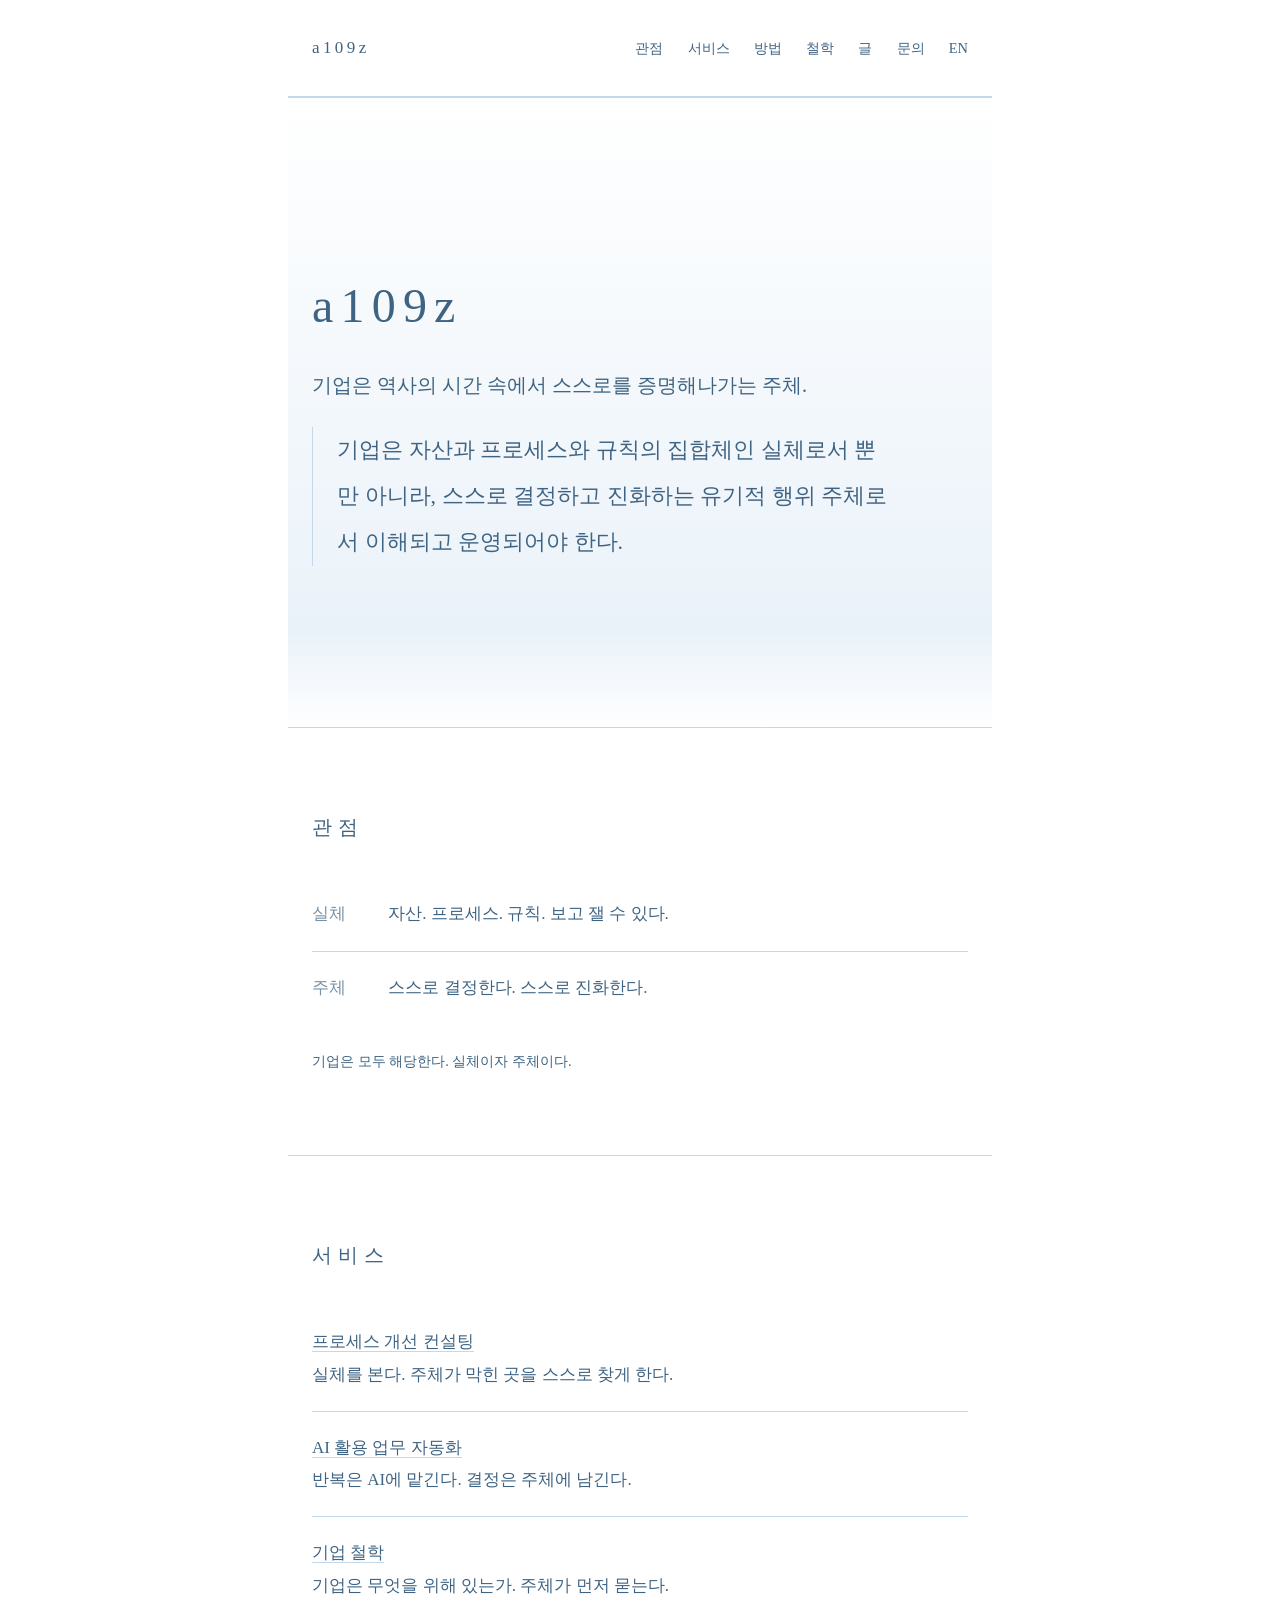
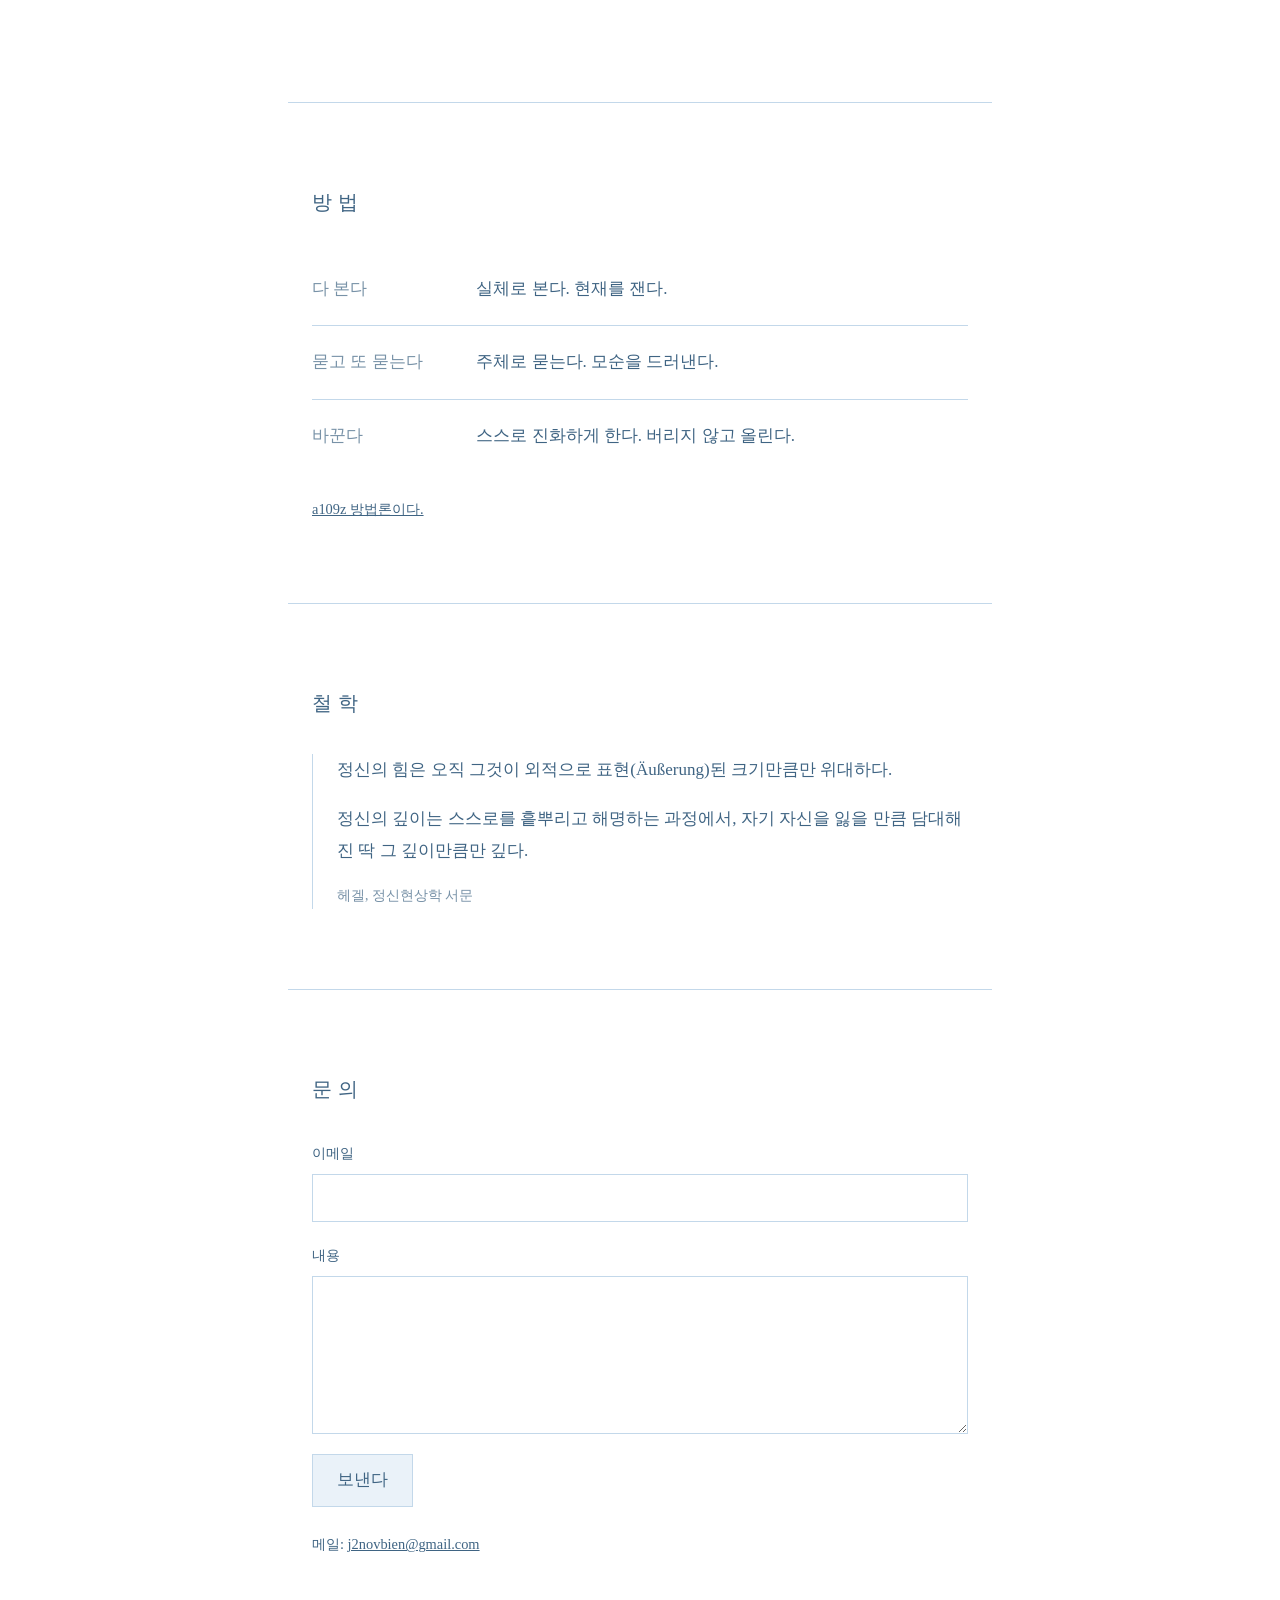
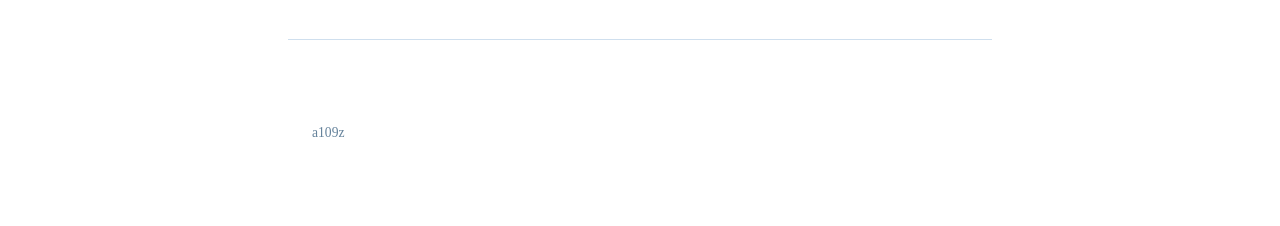
<file: index.html>
<!doctype html>
<html lang="ko">
<head>
  <meta charset="utf-8">
  <meta name="viewport" content="width=device-width, initial-scale=1">
  <title>a109z</title>
  <meta name="description" content="기업은 실체이자, 스스로 결정하고 진화하는 행위 주체다. 프로세스 개선. AI 업무 자동화. 기업 철학.">
  <link rel="stylesheet" href="style.css">
</head>
<body>
  <header>
    <span class="mark">a109z</span>
    <div>
      <nav style="display:inline">
        <a href="#view">관점</a>
        <a href="#service">서비스</a>
        <a href="#method">방법</a>
        <a href="#philosophy">철학</a>
        <a href="essay.html">글</a>
        <a href="#contact">문의</a>
      </nav>
      <span class="lang"><a href="en/">EN</a></span>
    </div>
  </header>

  <section class="hero" id="top">
    <h1>a109z</h1>
    <p class="tagline">기업은 역사의 시간 속에서 스스로를 증명해나가는 주체.</p>
    <p class="premise">기업은 자산과 프로세스와 규칙의 집합체인 실체로서 뿐만 아니라, 스스로 결정하고 진화하는 유기적 행위 주체로서 이해되고 운영되어야 한다.</p>
  </section>

  <section id="view">
    <h2>관점</h2>
    <ul class="list pair">
      <li><span class="tag">실체</span> 자산. 프로세스. 규칙. 보고 잴 수 있다.</li>
      <li><span class="tag">주체</span> 스스로 결정한다. 스스로 진화한다.</li>
    </ul>
    <p class="note">기업은 모두 해당한다. 실체이자 주체이다.</p>
  </section>

  <section id="service">
    <h2>서비스</h2>
    <ul class="list">
      <li><h3><a href="process.html">프로세스 개선 컨설팅</a></h3><p>실체를 본다. 주체가 막힌 곳을 스스로 찾게 한다.</p></li>
      <li><h3><a href="automation.html">AI 활용 업무 자동화</a></h3><p>반복은 AI에 맡긴다. 결정은 주체에 남긴다.</p></li>
      <li><h3><a href="corporate.html">기업 철학</a></h3><p>기업은 무엇을 위해 있는가. 주체가 먼저 묻는다.</p></li>
    </ul>
  </section>

  <section id="method">
    <h2>방법</h2>
    <ul class="list">
      <li><span class="tag">다 본다</span> 실체로 본다. 현재를 잰다.</li>
      <li><span class="tag">묻고 또 묻는다</span> 주체로 묻는다. 모순을 드러낸다.</li>
      <li><span class="tag">바꾼다</span> 스스로 진화하게 한다. 버리지 않고 올린다.</li>
    </ul>
    <p class="note"><a href="method.html">a109z 방법론이다.</a></p>
  </section>

  <section id="philosophy">
    <h2>철학</h2>
    <blockquote>
      <p>정신의 힘은 오직 그것이 외적으로 표현(Äußerung)된 크기만큼만 위대하다.</p>
      <p>정신의 깊이는 스스로를 흩뿌리고 해명하는 과정에서, 자기 자신을 잃을 만큼 담대해진 딱 그 깊이만큼만 깊다.</p>
      <cite>헤겔, 정신현상학 서문</cite>
    </blockquote>
  </section>

  <section id="contact">
    <h2>문의</h2>
    <form action="https://formspree.io/f/maeowblg" method="POST">
      <label>이메일<input type="email" name="email" required></label>
      <label>내용<textarea name="message" rows="5" required></textarea></label>
      <button type="submit">보낸다</button>
    </form>
    <p class="note">메일: <a href="mailto:j2novbien@gmail.com">j2novbien@gmail.com</a></p>
  </section>

  <footer>a109z</footer>
</body>
</html>
</file>
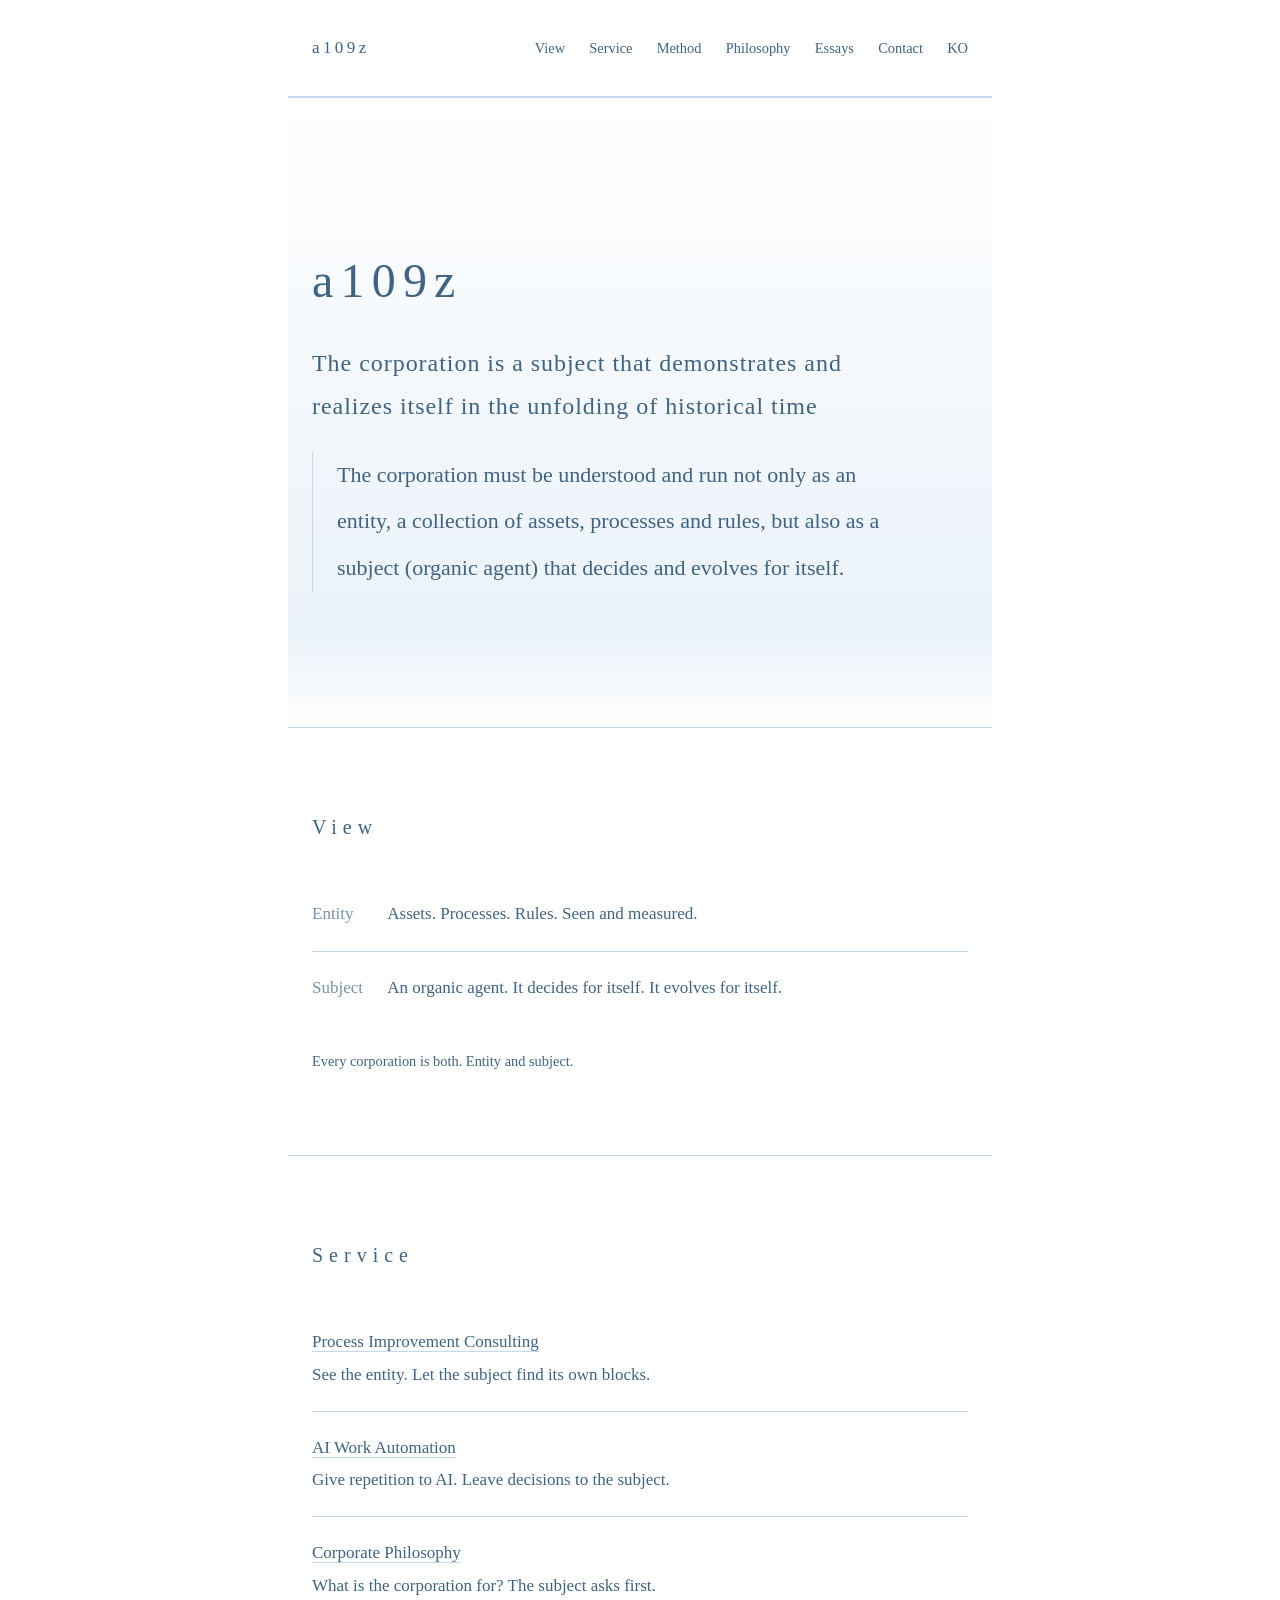
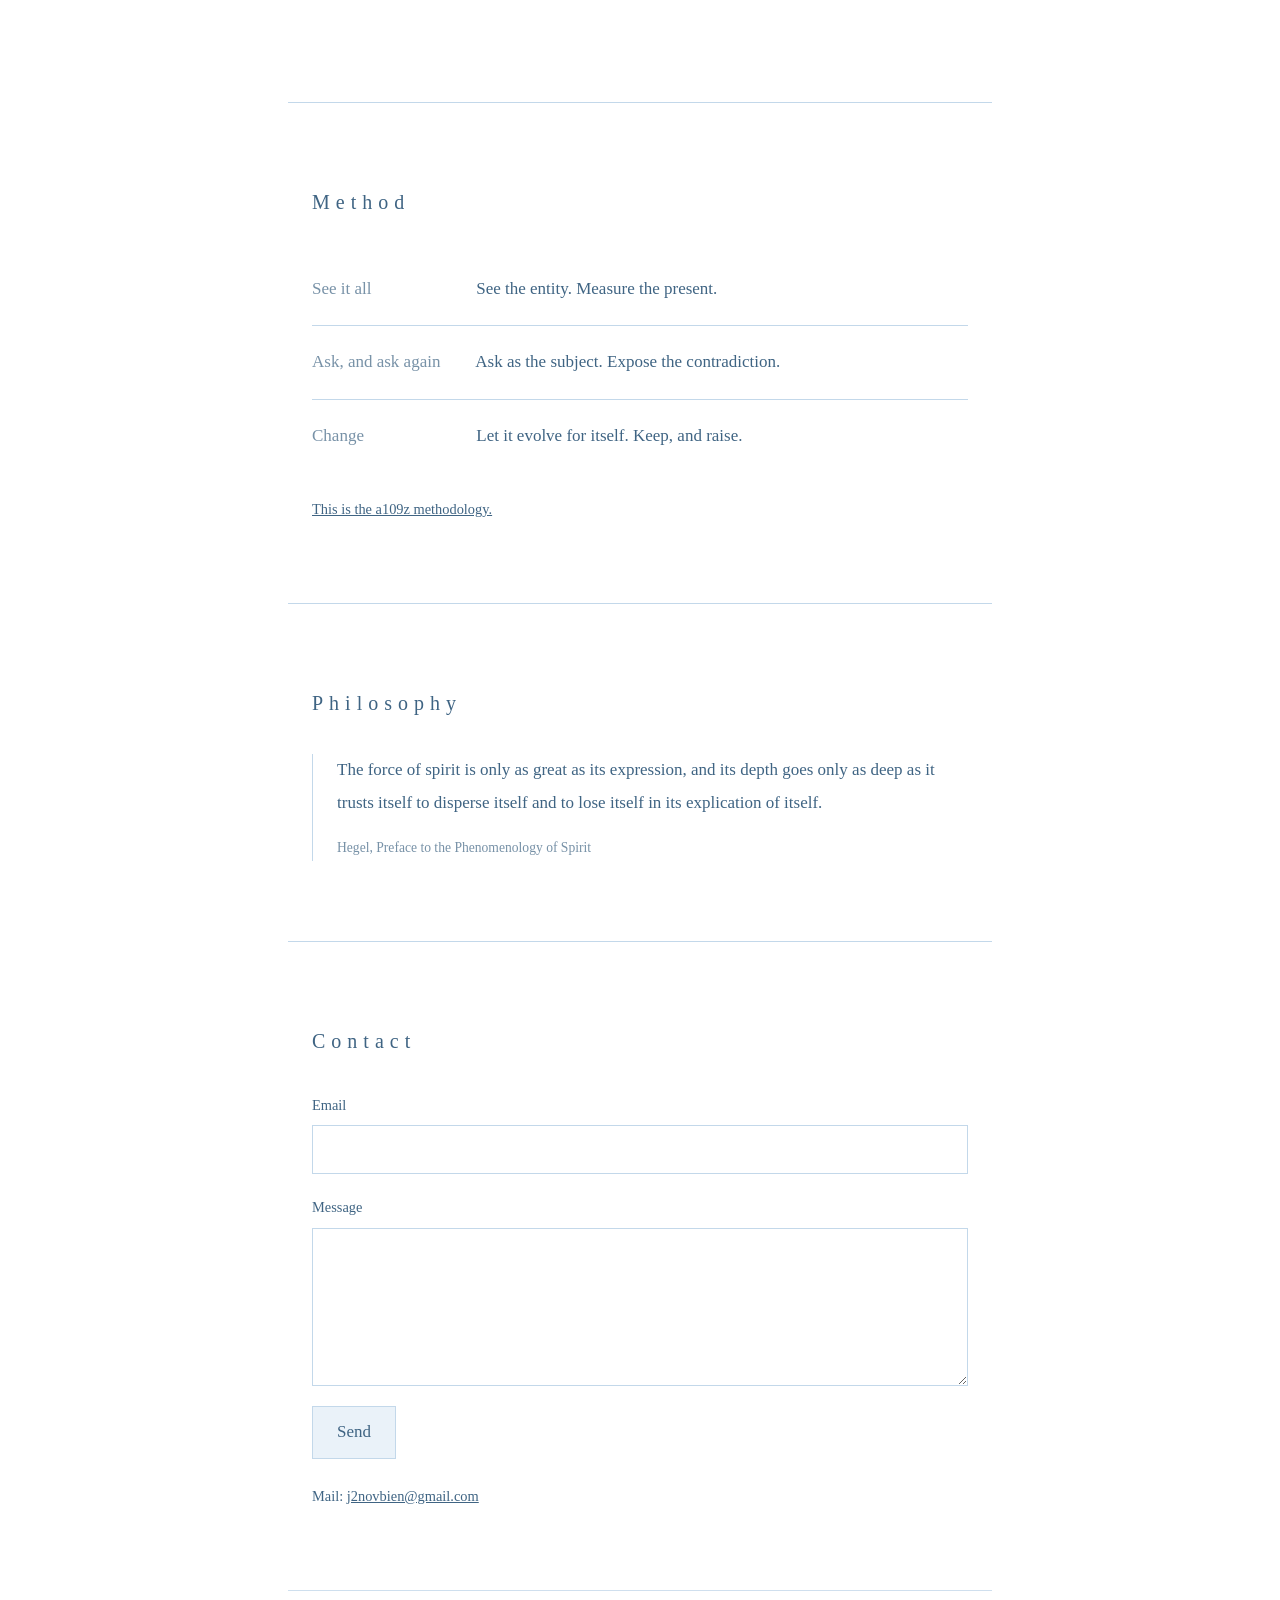
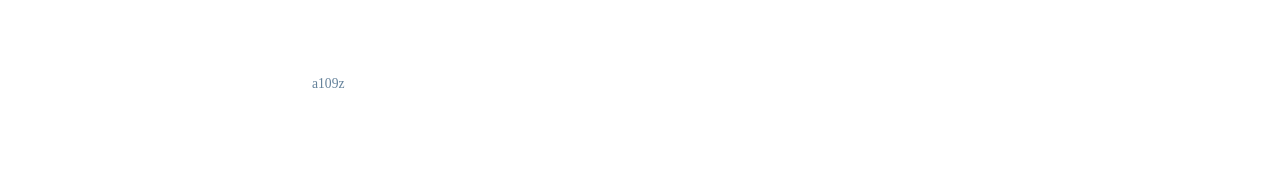
<file: en/index.html>
<!doctype html>
<html lang="en">
<head>
  <meta charset="utf-8">
  <meta name="viewport" content="width=device-width, initial-scale=1">
  <title>a109z</title>
  <meta name="description" content="Process improvement. AI work automation. Corporate philosophy.">
  <link rel="stylesheet" href="../style.css">
</head>
<body>
  <header>
    <span class="mark">a109z</span>
    <div>
      <nav style="display:inline">
        <a href="#view">View</a>
        <a href="#service">Service</a>
        <a href="#method">Method</a>
        <a href="#philosophy">Philosophy</a>
        <a href="essay.html">Essays</a>
        <a href="#contact">Contact</a>
      </nav>
      <span class="lang"><a href="../">KO</a></span>
    </div>
  </header>

  <section class="hero" id="top">
    <h1>a109z</h1>
    <p class="tagline">The corporation is a subject that demonstrates and realizes itself in the unfolding of historical time</p>
    <p class="premise">The corporation must be understood and run not only as an entity, a collection of assets, processes and rules, but also as a subject (organic agent) that decides and evolves for itself.</p>
  </section>

  <section id="view">
    <h2>View</h2>
    <ul class="list pair">
      <li><span class="tag">Entity</span> Assets. Processes. Rules. Seen and measured.</li>
      <li><span class="tag">Subject</span> An organic agent. It decides for itself. It evolves for itself.</li>
    </ul>
    <p class="note">Every corporation is both. Entity and subject.</p>
  </section>

  <section id="service">
    <h2>Service</h2>
    <ul class="list">
      <li><h3><a href="process.html">Process Improvement Consulting</a></h3><p>See the entity. Let the subject find its own blocks.</p></li>
      <li><h3><a href="automation.html">AI Work Automation</a></h3><p>Give repetition to AI. Leave decisions to the subject.</p></li>
      <li><h3><a href="corporate.html">Corporate Philosophy</a></h3><p>What is the corporation for? The subject asks first.</p></li>
    </ul>
  </section>

  <section id="method">
    <h2>Method</h2>
    <ul class="list">
      <li><span class="tag">See it all</span> See the entity. Measure the present.</li>
      <li><span class="tag">Ask, and ask again</span> Ask as the subject. Expose the contradiction.</li>
      <li><span class="tag">Change</span> Let it evolve for itself. Keep, and raise.</li>
    </ul>
    <p class="note"><a href="method.html">This is the a109z methodology.</a></p>
  </section>

  <section id="philosophy">
    <h2>Philosophy</h2>
    <blockquote>
      <p>The force of spirit is only as great as its expression, and its depth goes only as deep as it trusts itself to disperse itself and to lose itself in its explication of itself.</p>
      <cite>Hegel, Preface to the Phenomenology of Spirit</cite>
    </blockquote>
  </section>

  <section id="contact">
    <h2>Contact</h2>
    <form action="https://formspree.io/f/maeowblg" method="POST">
      <label>Email<input type="email" name="email" required></label>
      <label>Message<textarea name="message" rows="5" required></textarea></label>
      <button type="submit">Send</button>
    </form>
    <p class="note">Mail: <a href="mailto:j2novbien@gmail.com">j2novbien@gmail.com</a></p>
  </section>

  <footer>a109z</footer>
</body>
</html>
</file>
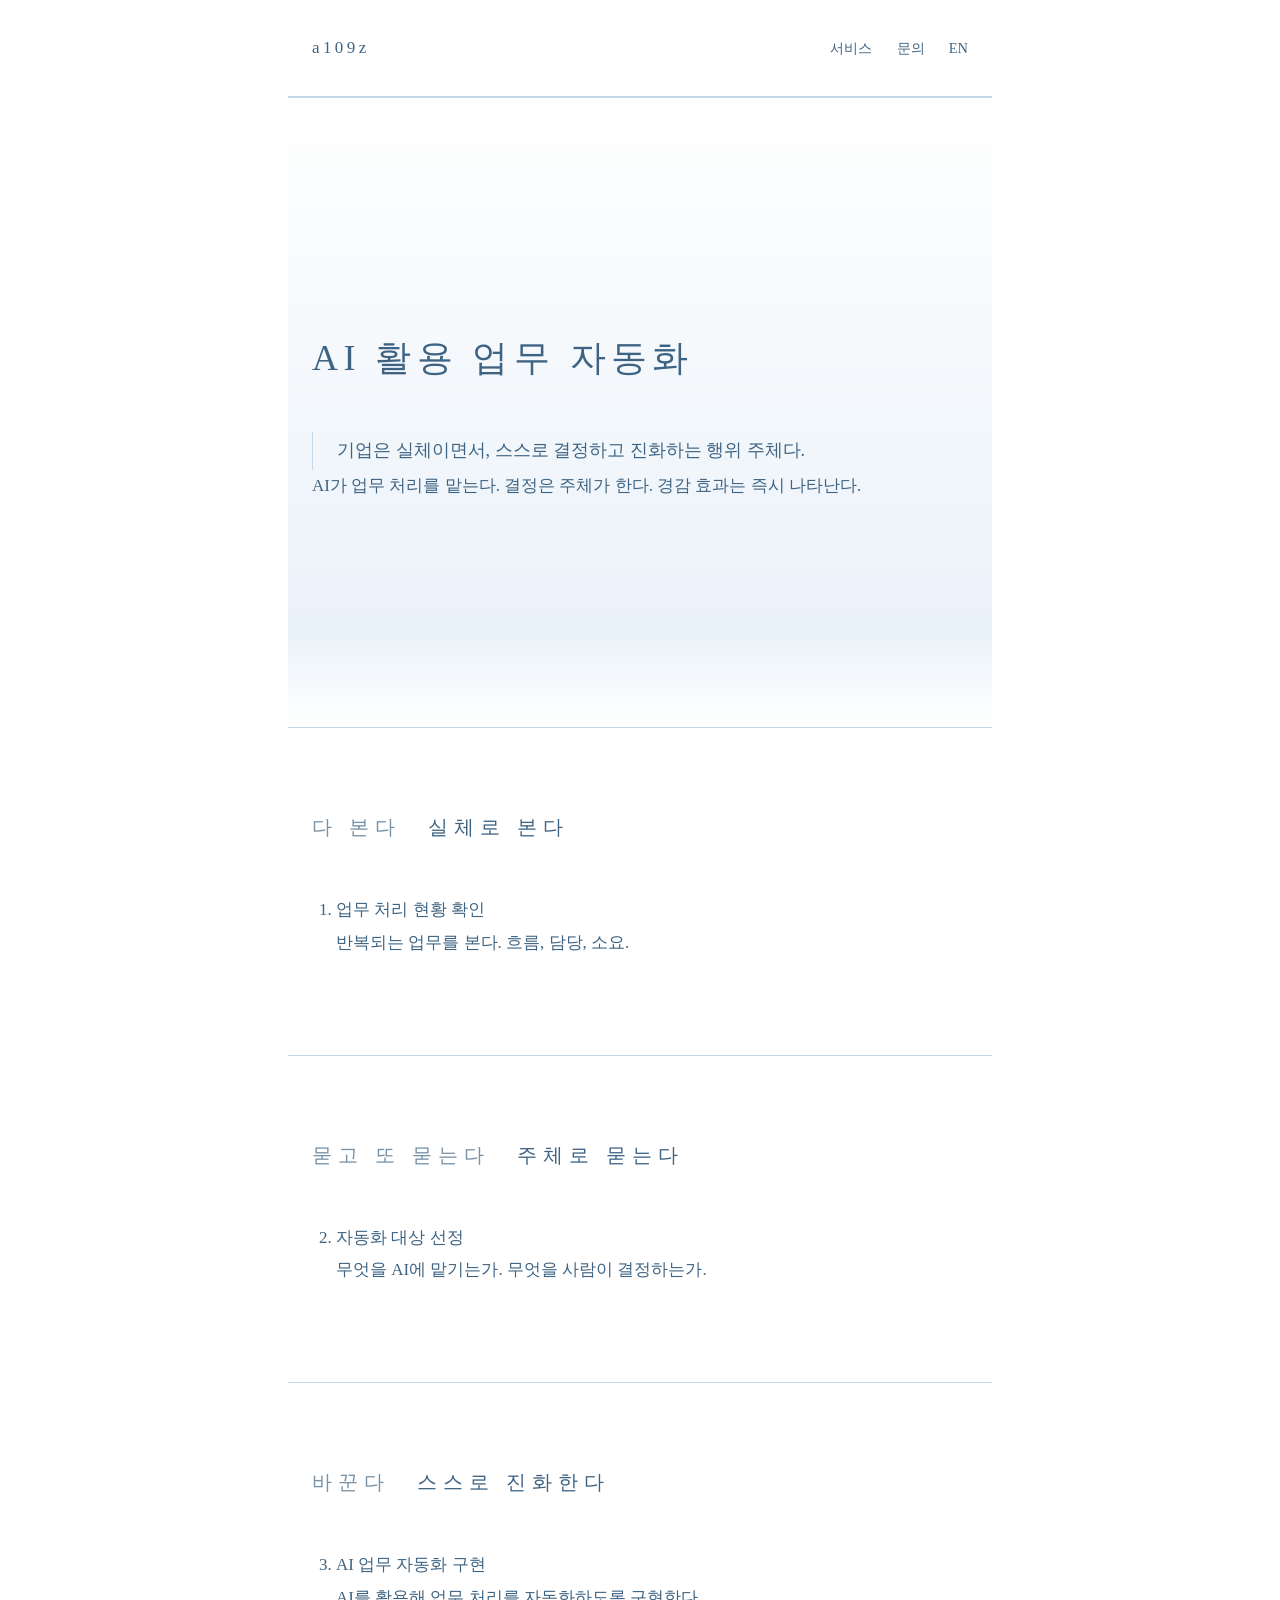
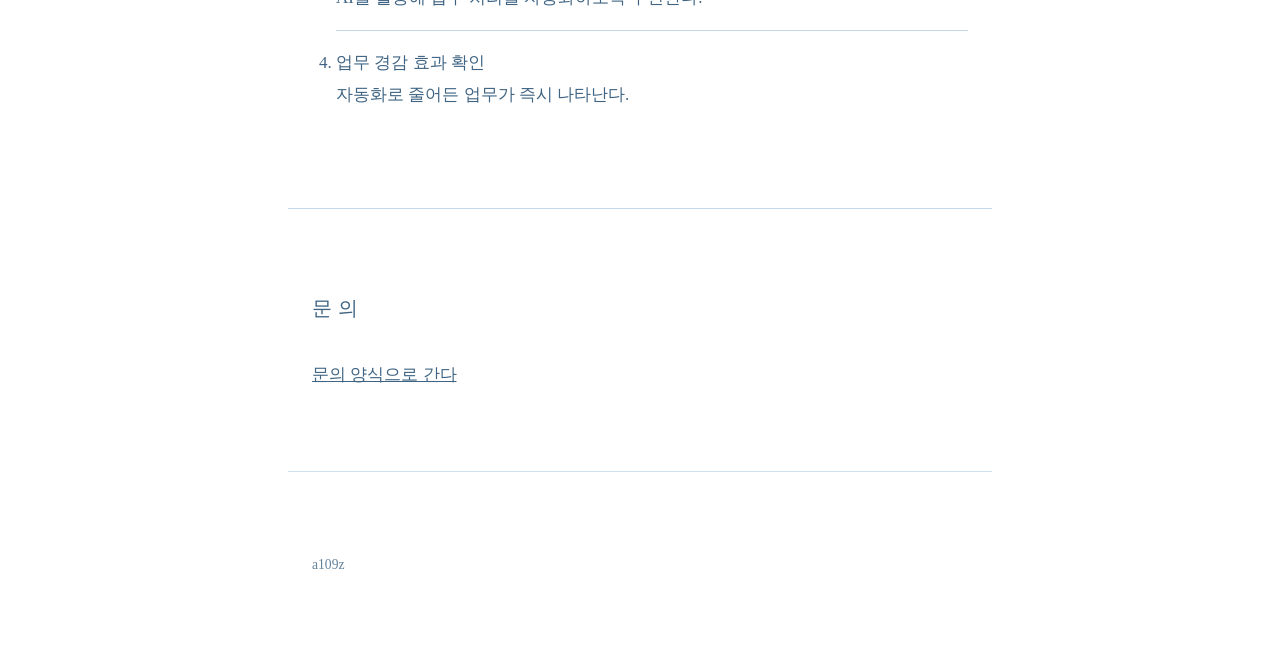
<file: automation.html>
<!doctype html>
<html lang="ko">
<head>
  <meta charset="utf-8">
  <meta name="viewport" content="width=device-width, initial-scale=1">
  <title>AI 활용 업무 자동화 · a109z</title>
  <meta name="description" content="AI를 활용해 업무 처리를 자동화한다. 업무 경감 효과가 즉시 나타난다.">
  <link rel="stylesheet" href="style.css">
</head>
<body>
  <header>
    <a class="mark" href="./">a109z</a>
    <div>
      <nav style="display:inline">
        <a href="./#service">서비스</a>
        <a href="./#contact">문의</a>
      </nav>
      <span class="lang"><a href="en/automation.html">EN</a></span>
    </div>
  </header>

  <section class="hero page" id="top">
    <h1>AI 활용 업무 자동화</h1>
    <p class="premise">기업은 실체이면서, 스스로 결정하고 진화하는 행위 주체다.</p>
    <p>AI가 업무 처리를 맡는다. 결정은 주체가 한다. 경감 효과는 즉시 나타난다.</p>
  </section>

  <section id="thesis">
    <h2><span class="tag">다 본다</span> 실체로 본다</h2>
    <ol class="steps">
      <li>
        <h3>업무 처리 현황 확인</h3>
        <p>반복되는 업무를 본다. 흐름, 담당, 소요.</p>
      </li>
    </ol>
  </section>

  <section id="antithesis">
    <h2><span class="tag">묻고 또 묻는다</span> 주체로 묻는다</h2>
    <ol class="steps" start="2">
      <li>
        <h3>자동화 대상 선정</h3>
        <p>무엇을 AI에 맡기는가. 무엇을 사람이 결정하는가.</p>
      </li>
    </ol>
  </section>

  <section id="synthesis">
    <h2><span class="tag">바꾼다</span> 스스로 진화한다</h2>
    <ol class="steps" start="3">
      <li>
        <h3>AI 업무 자동화 구현</h3>
        <p>AI를 활용해 업무 처리를 자동화하도록 구현한다.</p>
      </li>
      <li>
        <h3>업무 경감 효과 확인</h3>
        <p>자동화로 줄어든 업무가 즉시 나타난다.</p>
      </li>
    </ol>
  </section>

  <section id="contact">
    <h2>문의</h2>
    <p><a href="./#contact">문의 양식으로 간다</a></p>
  </section>

  <footer>a109z</footer>
</body>
</html>
</file>
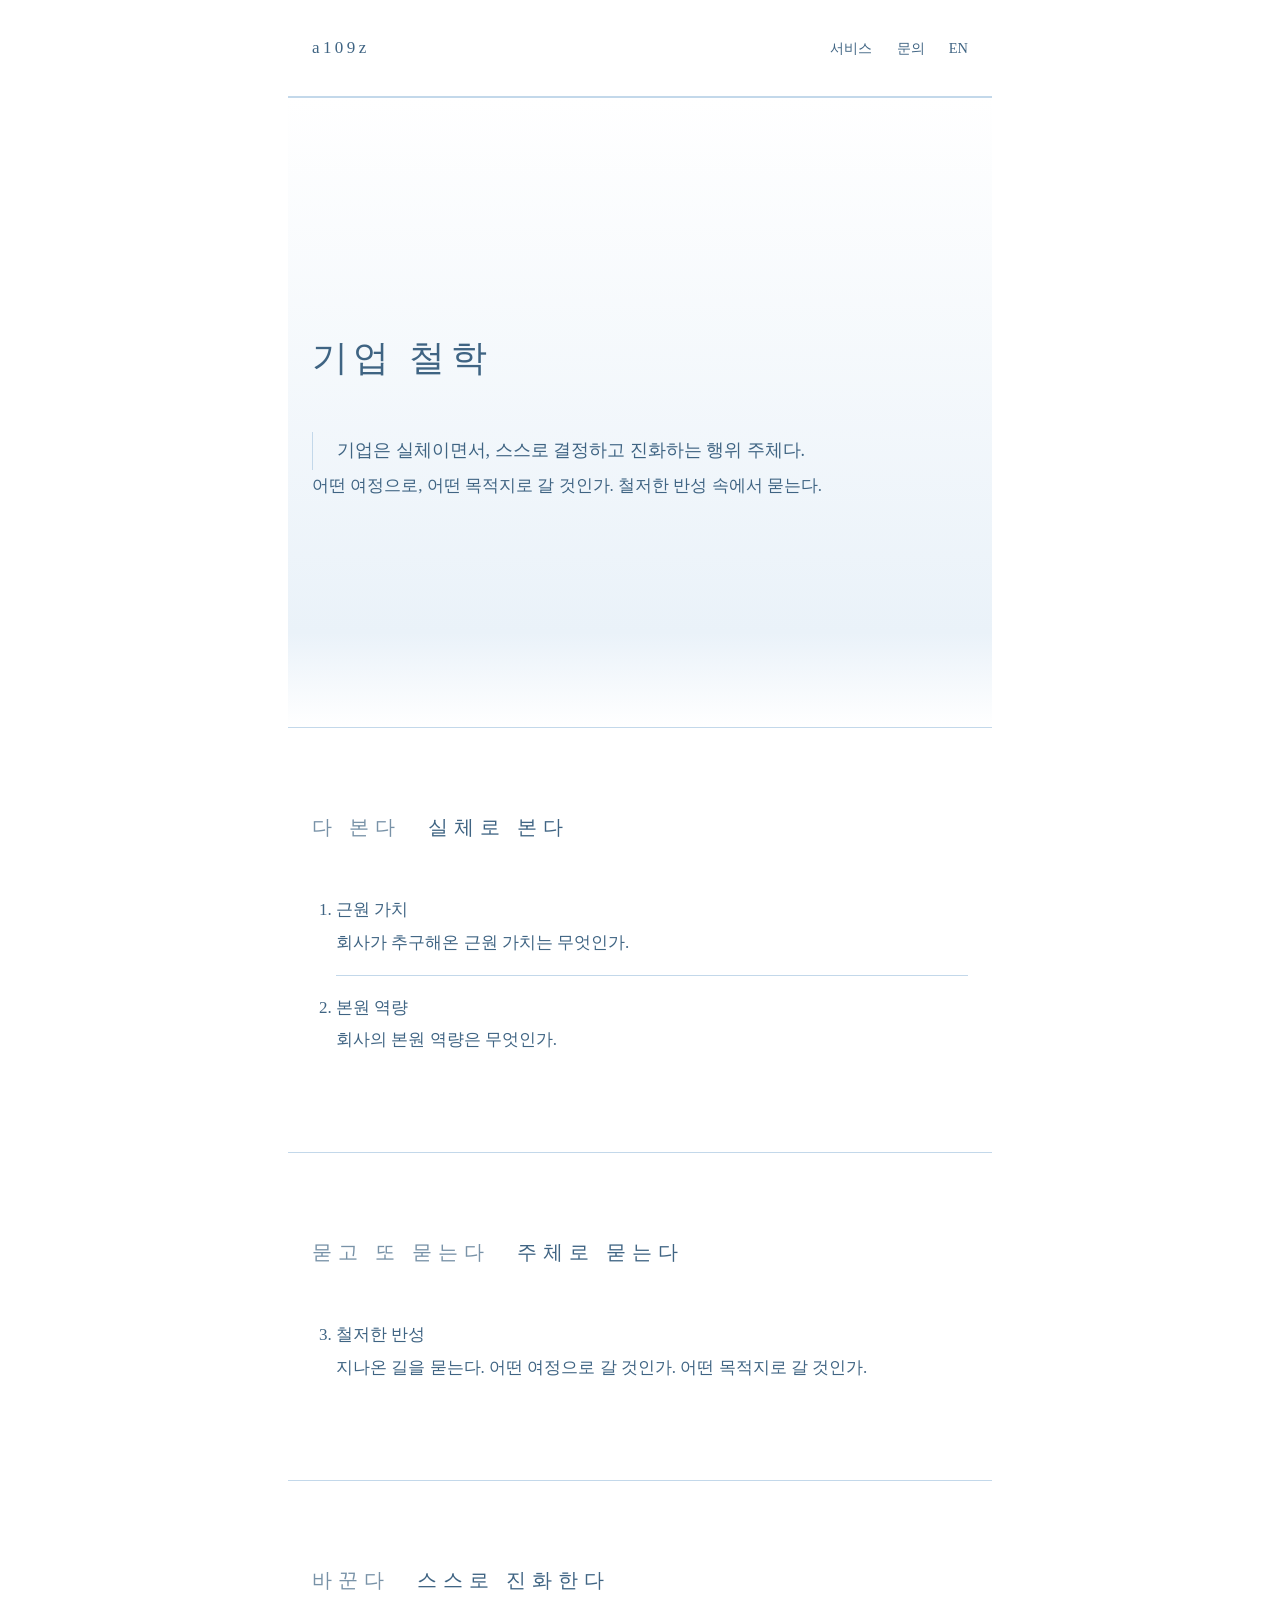
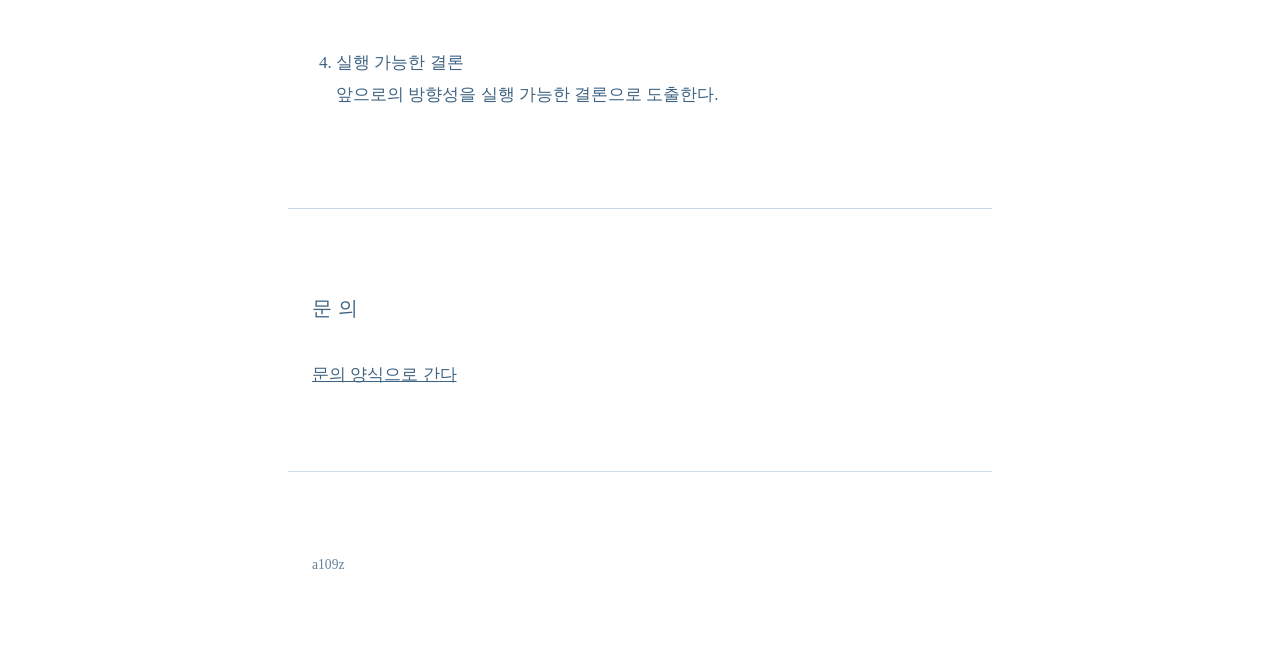
<file: corporate.html>
<!doctype html>
<html lang="ko">
<head>
  <meta charset="utf-8">
  <meta name="viewport" content="width=device-width, initial-scale=1">
  <title>기업 철학 · a109z</title>
  <meta name="description" content="근원 가치와 본원 역량을 묻는다. 철저한 반성 속에서 실행 가능한 결론을 도출한다.">
  <link rel="stylesheet" href="style.css">
</head>
<body>
  <header>
    <a class="mark" href="./">a109z</a>
    <div>
      <nav style="display:inline">
        <a href="./#service">서비스</a>
        <a href="./#contact">문의</a>
      </nav>
      <span class="lang"><a href="en/corporate.html">EN</a></span>
    </div>
  </header>

  <section class="hero page" id="top">
    <h1>기업 철학</h1>
    <p class="premise">기업은 실체이면서, 스스로 결정하고 진화하는 행위 주체다.</p>
    <p>어떤 여정으로, 어떤 목적지로 갈 것인가. 철저한 반성 속에서 묻는다.</p>
  </section>

  <section id="thesis">
    <h2><span class="tag">다 본다</span> 실체로 본다</h2>
    <ol class="steps">
      <li>
        <h3>근원 가치</h3>
        <p>회사가 추구해온 근원 가치는 무엇인가.</p>
      </li>
      <li>
        <h3>본원 역량</h3>
        <p>회사의 본원 역량은 무엇인가.</p>
      </li>
    </ol>
  </section>

  <section id="antithesis">
    <h2><span class="tag">묻고 또 묻는다</span> 주체로 묻는다</h2>
    <ol class="steps" start="3">
      <li>
        <h3>철저한 반성</h3>
        <p>지나온 길을 묻는다. 어떤 여정으로 갈 것인가. 어떤 목적지로 갈 것인가.</p>
      </li>
    </ol>
  </section>

  <section id="synthesis">
    <h2><span class="tag">바꾼다</span> 스스로 진화한다</h2>
    <ol class="steps" start="4">
      <li>
        <h3>실행 가능한 결론</h3>
        <p>앞으로의 방향성을 실행 가능한 결론으로 도출한다.</p>
      </li>
    </ol>
  </section>

  <section id="contact">
    <h2>문의</h2>
    <p><a href="./#contact">문의 양식으로 간다</a></p>
  </section>

  <footer>a109z</footer>
</body>
</html>
</file>
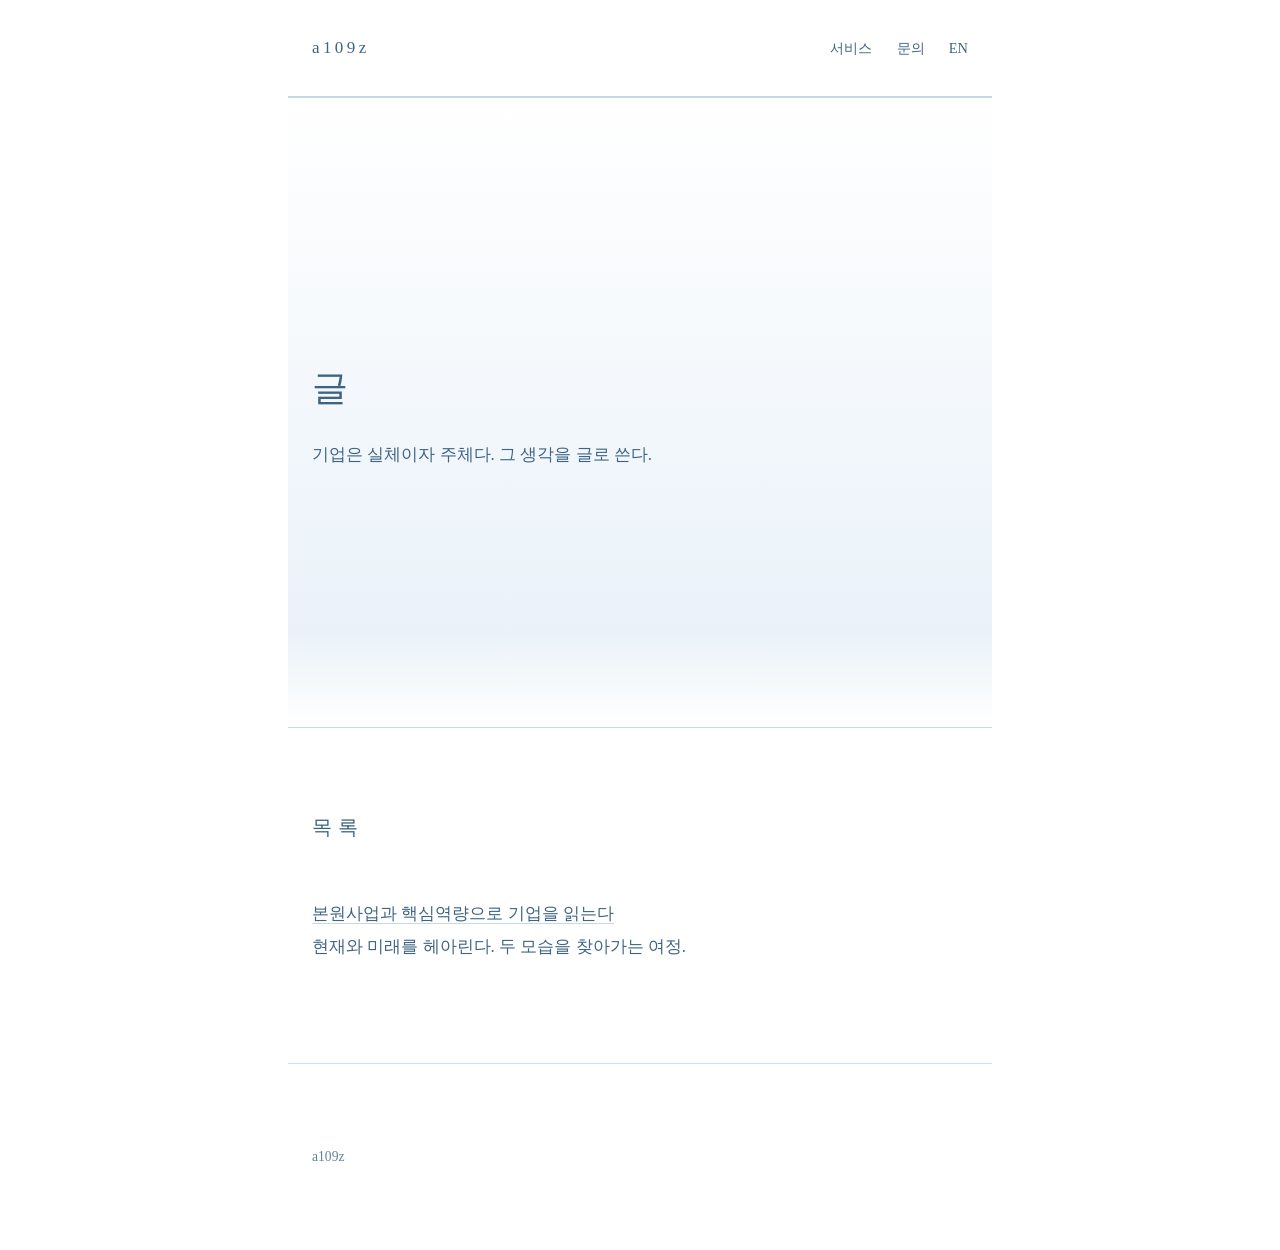
<file: essay.html>
<!doctype html>
<html lang="ko">
<head>
  <meta charset="utf-8">
  <meta name="viewport" content="width=device-width, initial-scale=1">
  <title>글 · a109z</title>
  <meta name="description" content="기업과 철학에 대한 글.">
  <link rel="stylesheet" href="style.css">
</head>
<body>
  <header>
    <a class="mark" href="./">a109z</a>
    <div>
      <nav style="display:inline">
        <a href="./#service">서비스</a>
        <a href="./#contact">문의</a>
      </nav>
      <span class="lang"><a href="en/essay.html">EN</a></span>
    </div>
  </header>

  <section class="hero page" id="top">
    <h1>글</h1>
    <p>기업은 실체이자 주체다. 그 생각을 글로 쓴다.</p>
  </section>

  <section id="list">
    <h2>목록</h2>
    <ul class="list">
      <li><h3><a href="essay/01.html">본원사업과 핵심역량으로 기업을 읽는다</a></h3><p>현재와 미래를 헤아린다. 두 모습을 찾아가는 여정.</p></li>
    </ul>
  </section>

  <footer>a109z</footer>
</body>
</html>
</file>
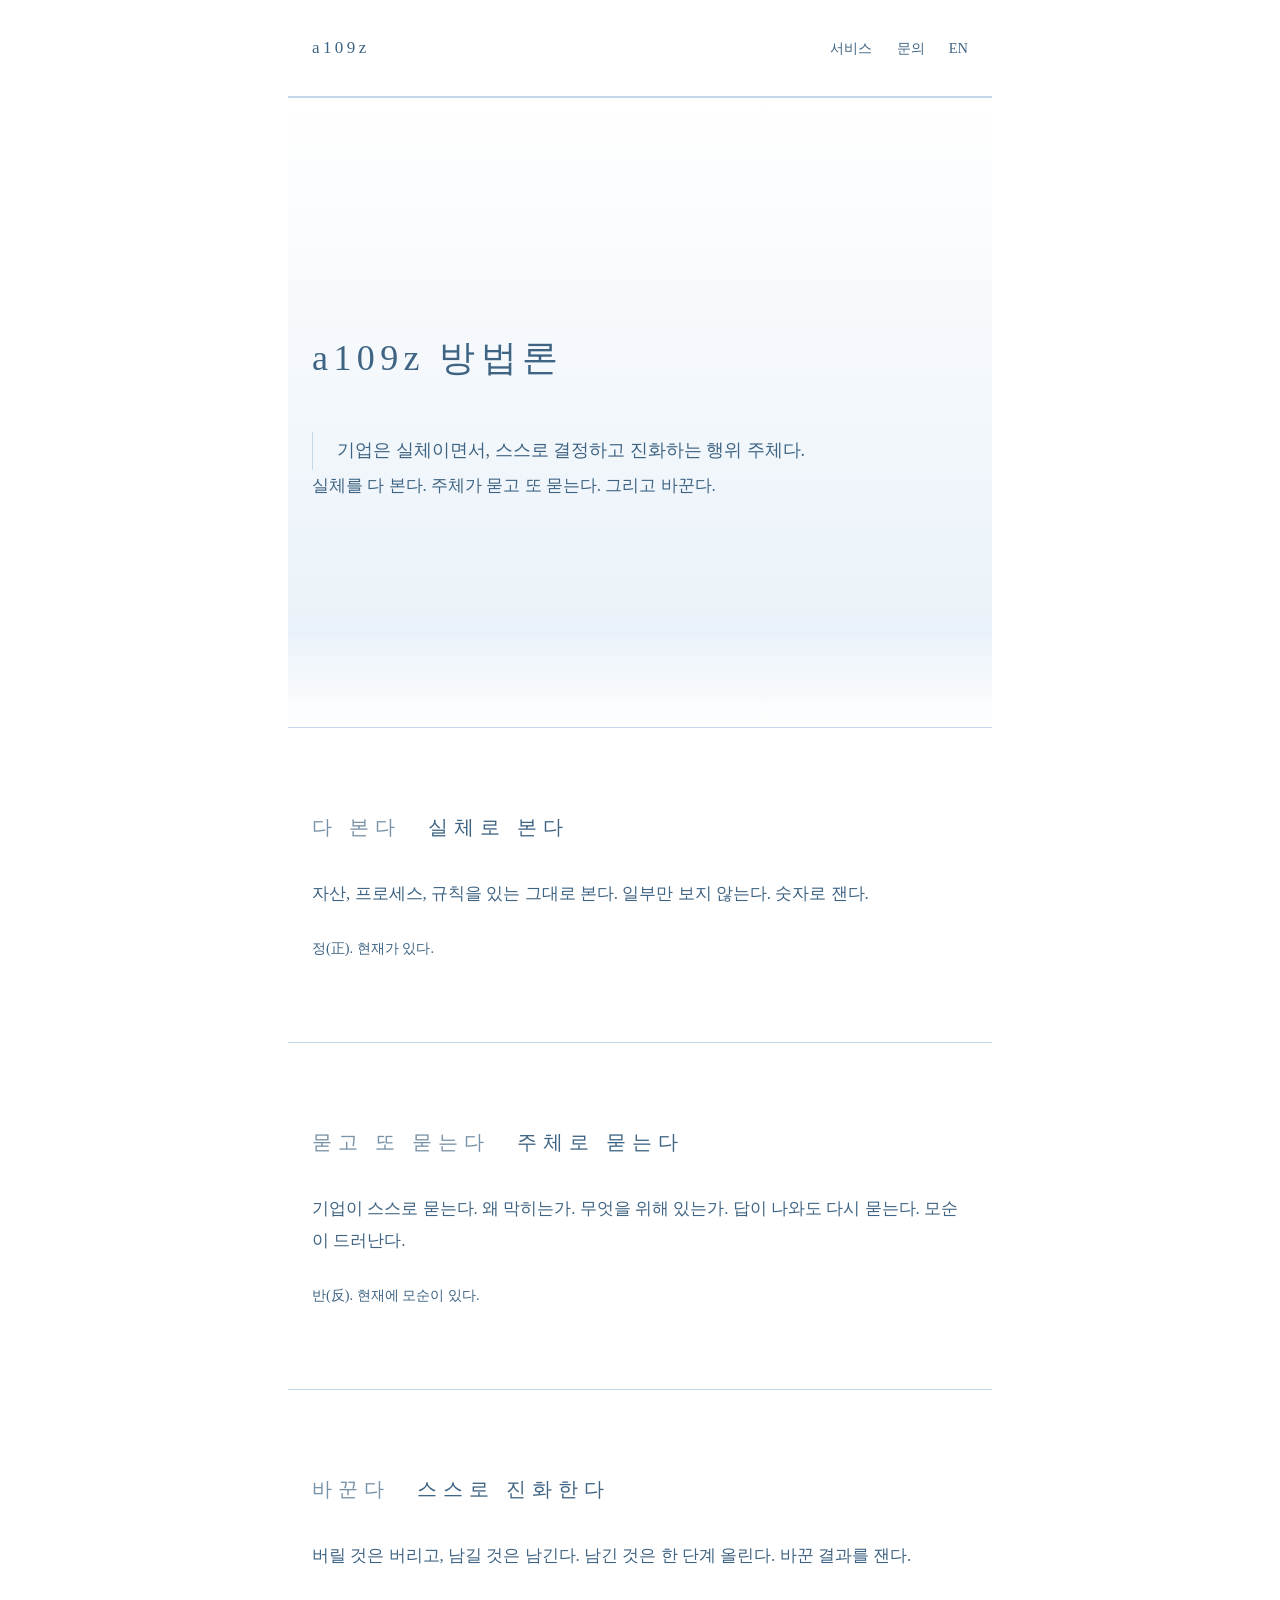
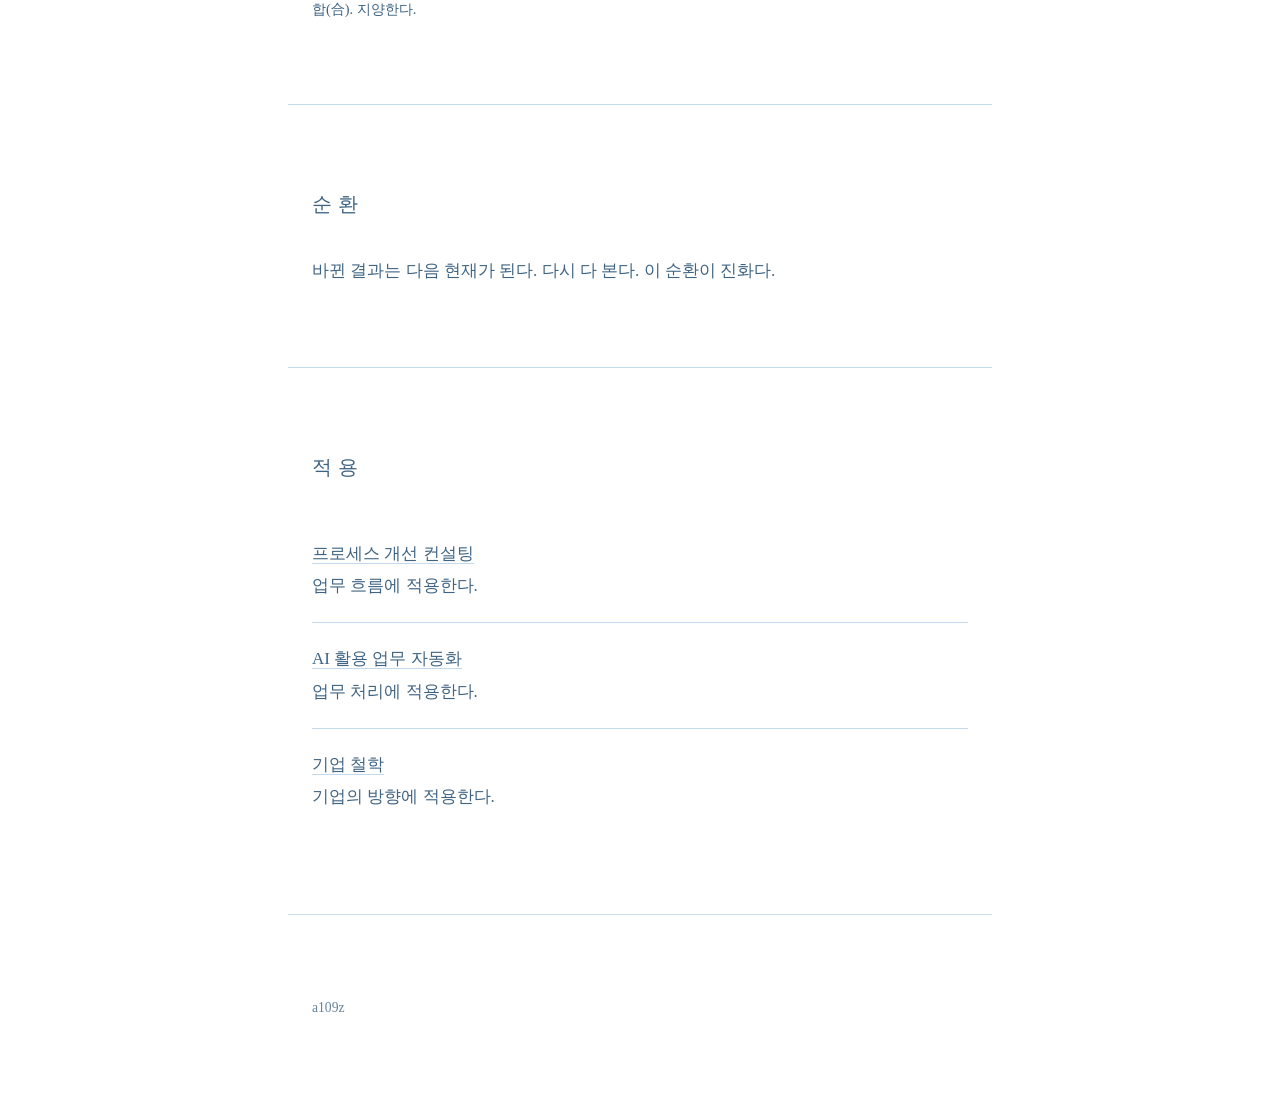
<file: method.html>
<!doctype html>
<html lang="ko">
<head>
  <meta charset="utf-8">
  <meta name="viewport" content="width=device-width, initial-scale=1">
  <title>a109z 방법론 · a109z</title>
  <meta name="description" content="다 본다. 묻고 또 묻는다. 바꾼다. 기업은 실체이자 주체다.">
  <link rel="stylesheet" href="style.css">
</head>
<body>
  <header>
    <a class="mark" href="./">a109z</a>
    <div>
      <nav style="display:inline">
        <a href="./#service">서비스</a>
        <a href="./#contact">문의</a>
      </nav>
      <span class="lang"><a href="en/method.html">EN</a></span>
    </div>
  </header>

  <section class="hero page" id="top">
    <h1>a109z 방법론</h1>
    <p class="premise">기업은 실체이면서, 스스로 결정하고 진화하는 행위 주체다.</p>
    <p>실체를 다 본다. 주체가 묻고 또 묻는다. 그리고 바꾼다.</p>
  </section>

  <section id="thesis">
    <h2><span class="tag">다 본다</span> 실체로 본다</h2>
    <p>자산, 프로세스, 규칙을 있는 그대로 본다. 일부만 보지 않는다. 숫자로 잰다.</p>
    <p class="note">정(正). 현재가 있다.</p>
  </section>

  <section id="antithesis">
    <h2><span class="tag">묻고 또 묻는다</span> 주체로 묻는다</h2>
    <p>기업이 스스로 묻는다. 왜 막히는가. 무엇을 위해 있는가. 답이 나와도 다시 묻는다. 모순이 드러난다.</p>
    <p class="note">반(反). 현재에 모순이 있다.</p>
  </section>

  <section id="synthesis">
    <h2><span class="tag">바꾼다</span> 스스로 진화한다</h2>
    <p>버릴 것은 버리고, 남길 것은 남긴다. 남긴 것은 한 단계 올린다. 바꾼 결과를 잰다.</p>
    <p class="note">합(合). 지양한다.</p>
  </section>

  <section id="loop">
    <h2>순환</h2>
    <p>바뀐 결과는 다음 현재가 된다. 다시 다 본다. 이 순환이 진화다.</p>
  </section>

  <section id="apply">
    <h2>적용</h2>
    <ul class="list">
      <li><h3><a href="process.html">프로세스 개선 컨설팅</a></h3><p>업무 흐름에 적용한다.</p></li>
      <li><h3><a href="automation.html">AI 활용 업무 자동화</a></h3><p>업무 처리에 적용한다.</p></li>
      <li><h3><a href="corporate.html">기업 철학</a></h3><p>기업의 방향에 적용한다.</p></li>
    </ul>
  </section>

  <footer>a109z</footer>
</body>
</html>
</file>
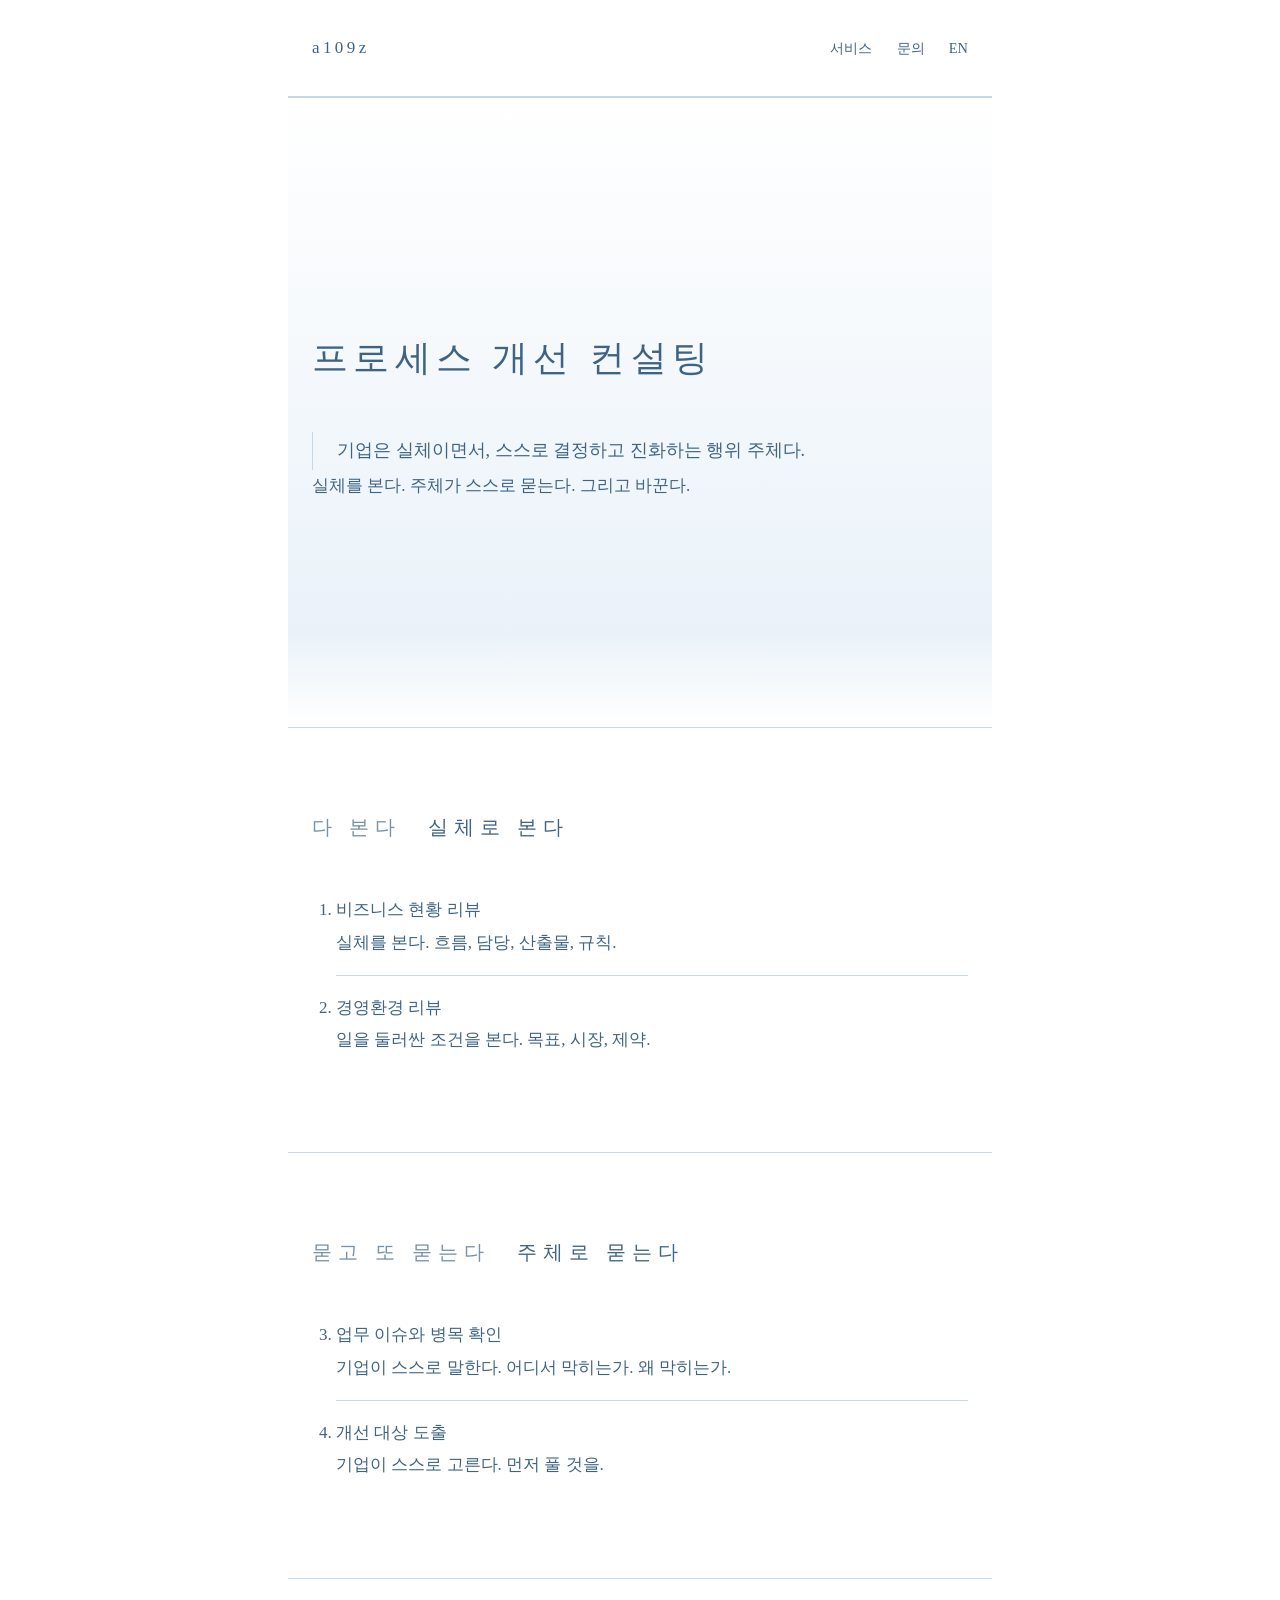
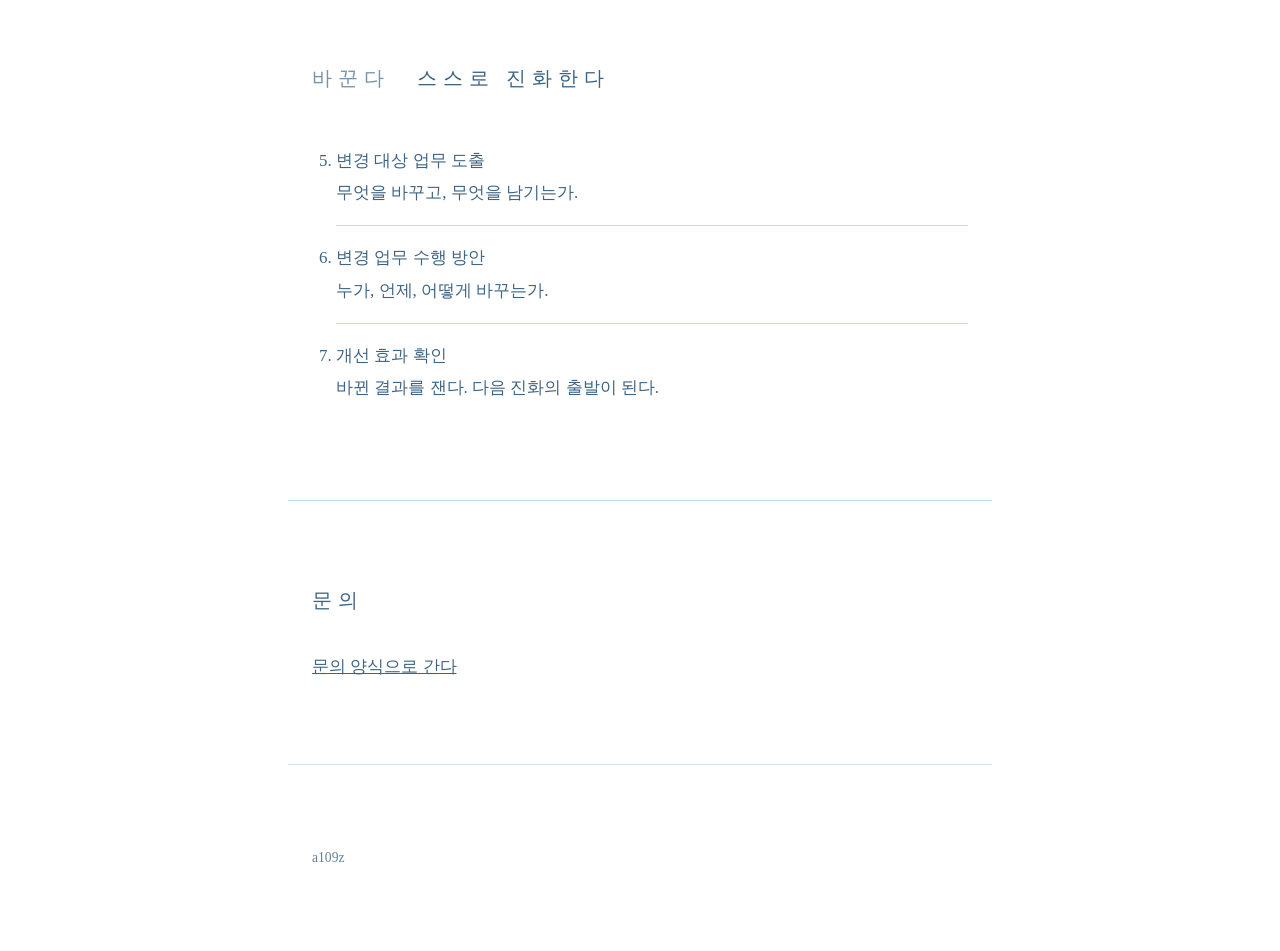
<file: process.html>
<!doctype html>
<html lang="ko">
<head>
  <meta charset="utf-8">
  <meta name="viewport" content="width=device-width, initial-scale=1">
  <title>프로세스 개선 컨설팅 · a109z</title>
  <meta name="description" content="현황을 본다. 병목을 찾는다. 업무를 바꾸고 효과를 확인한다.">
  <link rel="stylesheet" href="style.css">
</head>
<body>
  <header>
    <a class="mark" href="./">a109z</a>
    <div>
      <nav style="display:inline">
        <a href="./#service">서비스</a>
        <a href="./#contact">문의</a>
      </nav>
      <span class="lang"><a href="en/process.html">EN</a></span>
    </div>
  </header>

  <section class="hero page" id="top">
    <h1>프로세스 개선 컨설팅</h1>
    <p class="premise">기업은 실체이면서, 스스로 결정하고 진화하는 행위 주체다.</p>
    <p>실체를 본다. 주체가 스스로 묻는다. 그리고 바꾼다.</p>
  </section>

  <section id="thesis">
    <h2><span class="tag">다 본다</span> 실체로 본다</h2>
    <ol class="steps">
      <li>
        <h3>비즈니스 현황 리뷰</h3>
        <p>실체를 본다. 흐름, 담당, 산출물, 규칙.</p>
      </li>
      <li>
        <h3>경영환경 리뷰</h3>
        <p>일을 둘러싼 조건을 본다. 목표, 시장, 제약.</p>
      </li>
    </ol>
  </section>

  <section id="antithesis">
    <h2><span class="tag">묻고 또 묻는다</span> 주체로 묻는다</h2>
    <ol class="steps" start="3">
      <li>
        <h3>업무 이슈와 병목 확인</h3>
        <p>기업이 스스로 말한다. 어디서 막히는가. 왜 막히는가.</p>
      </li>
      <li>
        <h3>개선 대상 도출</h3>
        <p>기업이 스스로 고른다. 먼저 풀 것을.</p>
      </li>
    </ol>
  </section>

  <section id="synthesis">
    <h2><span class="tag">바꾼다</span> 스스로 진화한다</h2>
    <ol class="steps" start="5">
      <li>
        <h3>변경 대상 업무 도출</h3>
        <p>무엇을 바꾸고, 무엇을 남기는가.</p>
      </li>
      <li>
        <h3>변경 업무 수행 방안</h3>
        <p>누가, 언제, 어떻게 바꾸는가.</p>
      </li>
      <li>
        <h3>개선 효과 확인</h3>
        <p>바뀐 결과를 잰다. 다음 진화의 출발이 된다.</p>
      </li>
    </ol>
  </section>

  <section id="contact">
    <h2>문의</h2>
    <p><a href="./#contact">문의 양식으로 간다</a></p>
  </section>

  <footer>a109z</footer>
</body>
</html>
</file>
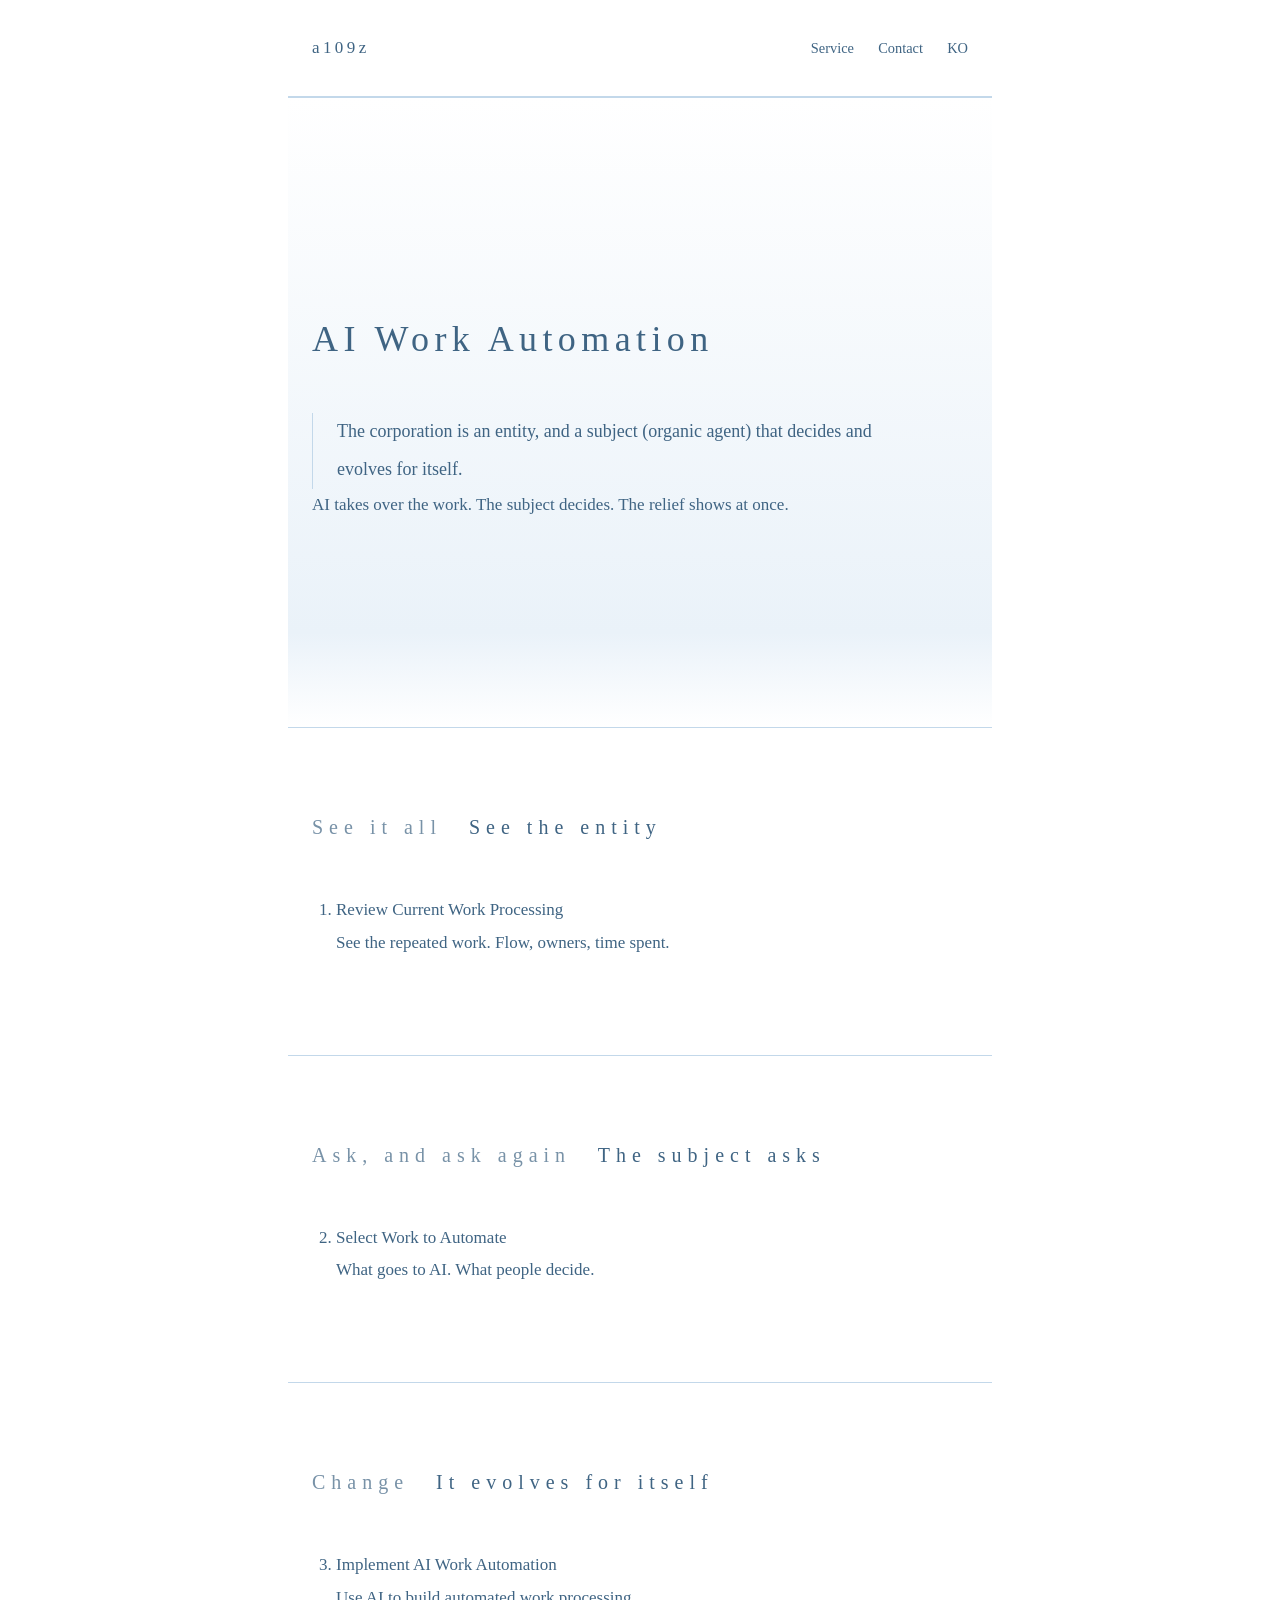
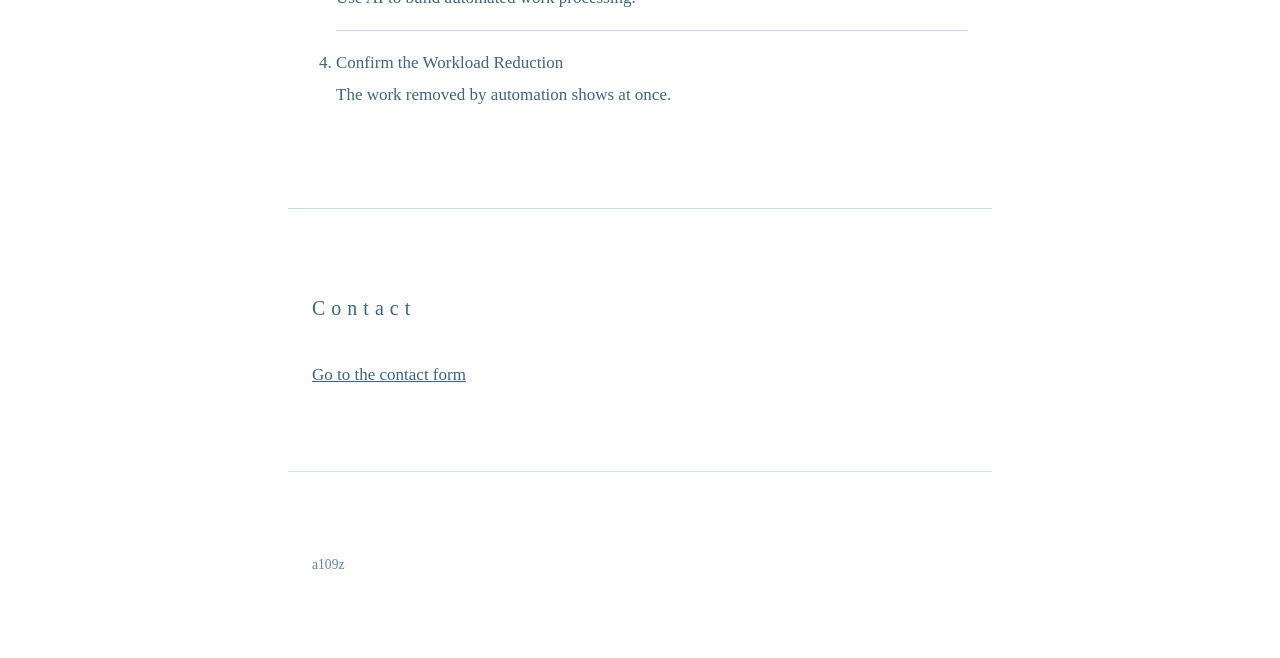
<file: en/automation.html>
<!doctype html>
<html lang="en">
<head>
  <meta charset="utf-8">
  <meta name="viewport" content="width=device-width, initial-scale=1">
  <title>AI Work Automation · a109z</title>
  <meta name="description" content="Use AI to automate work processing. The relief shows at once.">
  <link rel="stylesheet" href="../style.css">
</head>
<body>
  <header>
    <a class="mark" href="./">a109z</a>
    <div>
      <nav style="display:inline">
        <a href="./#service">Service</a>
        <a href="./#contact">Contact</a>
      </nav>
      <span class="lang"><a href="../automation.html">KO</a></span>
    </div>
  </header>

  <section class="hero page" id="top">
    <h1>AI Work Automation</h1>
    <p class="premise">The corporation is an entity, and a subject (organic agent) that decides and evolves for itself.</p>
    <p>AI takes over the work. The subject decides. The relief shows at once.</p>
  </section>

  <section id="thesis">
    <h2><span class="tag">See it all</span> See the entity</h2>
    <ol class="steps">
      <li>
        <h3>Review Current Work Processing</h3>
        <p>See the repeated work. Flow, owners, time spent.</p>
      </li>
    </ol>
  </section>

  <section id="antithesis">
    <h2><span class="tag">Ask, and ask again</span> The subject asks</h2>
    <ol class="steps" start="2">
      <li>
        <h3>Select Work to Automate</h3>
        <p>What goes to AI. What people decide.</p>
      </li>
    </ol>
  </section>

  <section id="synthesis">
    <h2><span class="tag">Change</span> It evolves for itself</h2>
    <ol class="steps" start="3">
      <li>
        <h3>Implement AI Work Automation</h3>
        <p>Use AI to build automated work processing.</p>
      </li>
      <li>
        <h3>Confirm the Workload Reduction</h3>
        <p>The work removed by automation shows at once.</p>
      </li>
    </ol>
  </section>

  <section id="contact">
    <h2>Contact</h2>
    <p><a href="./#contact">Go to the contact form</a></p>
  </section>

  <footer>a109z</footer>
</body>
</html>
</file>
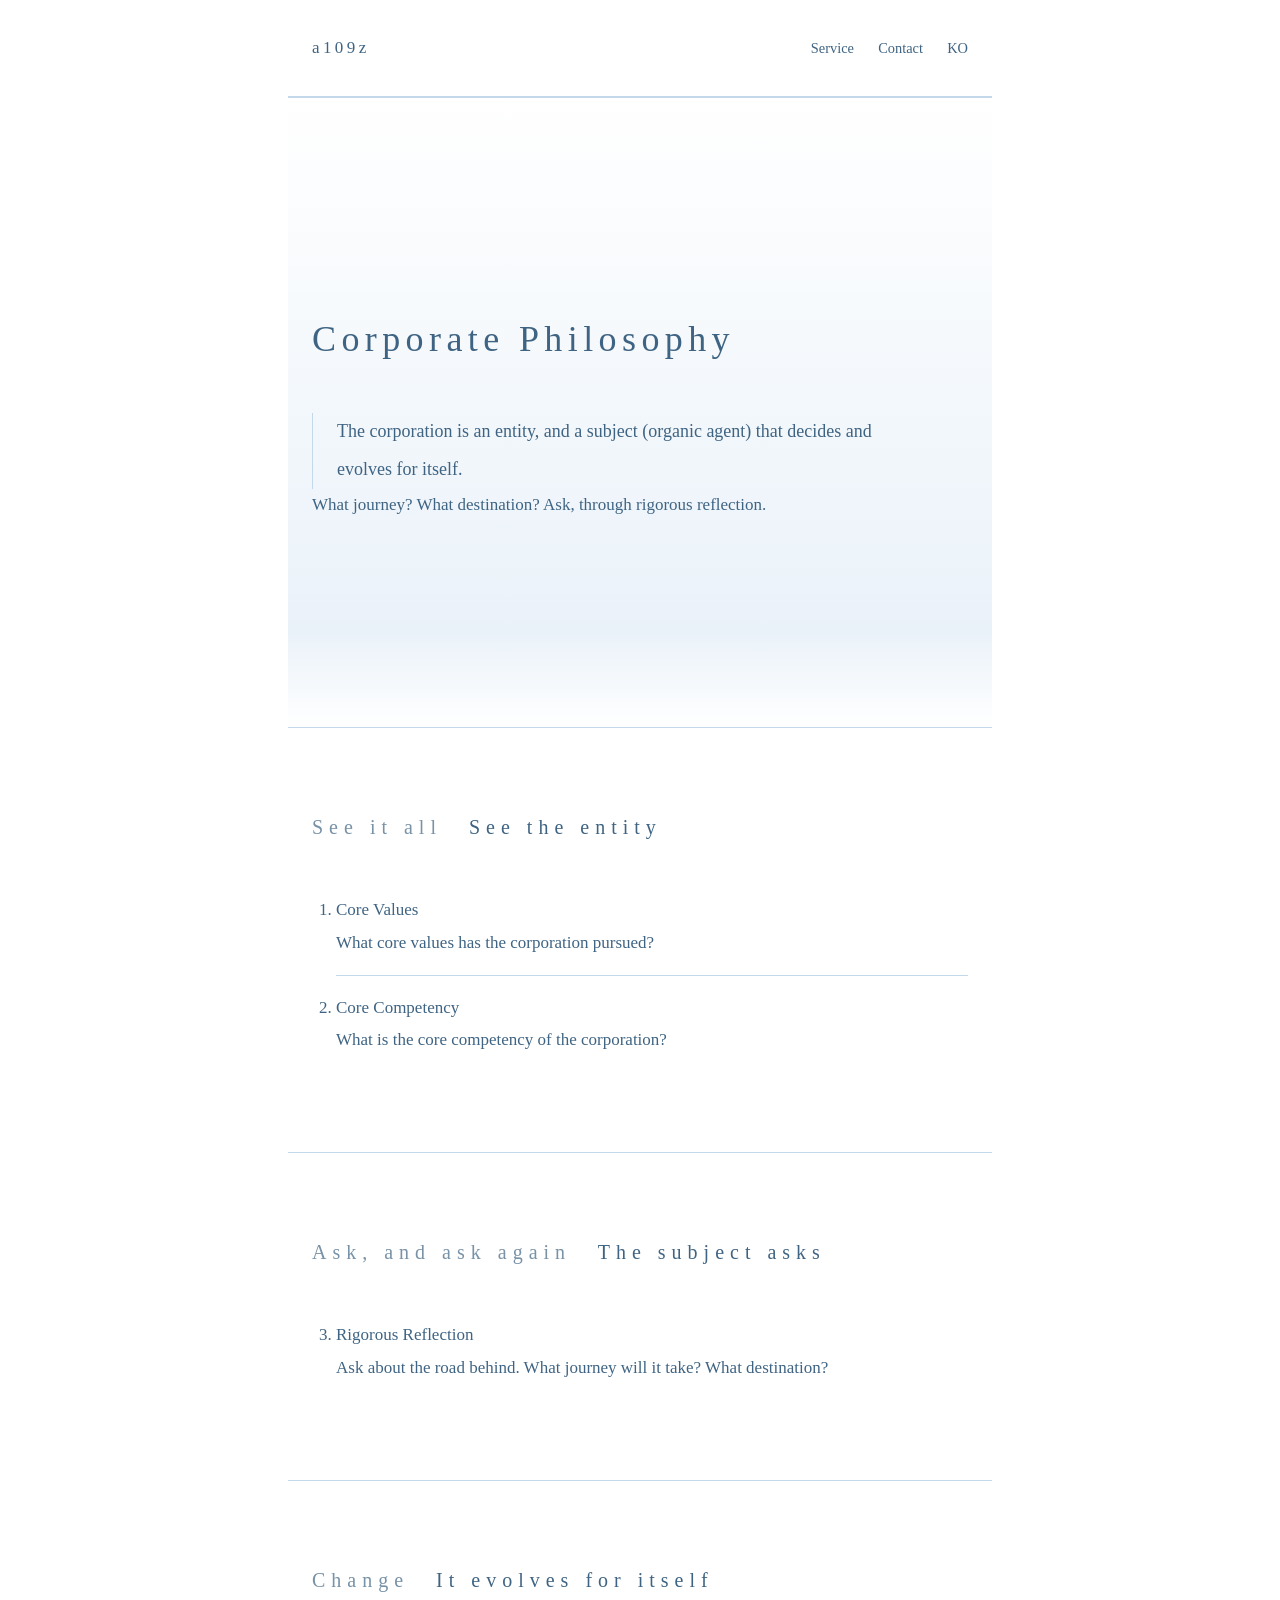
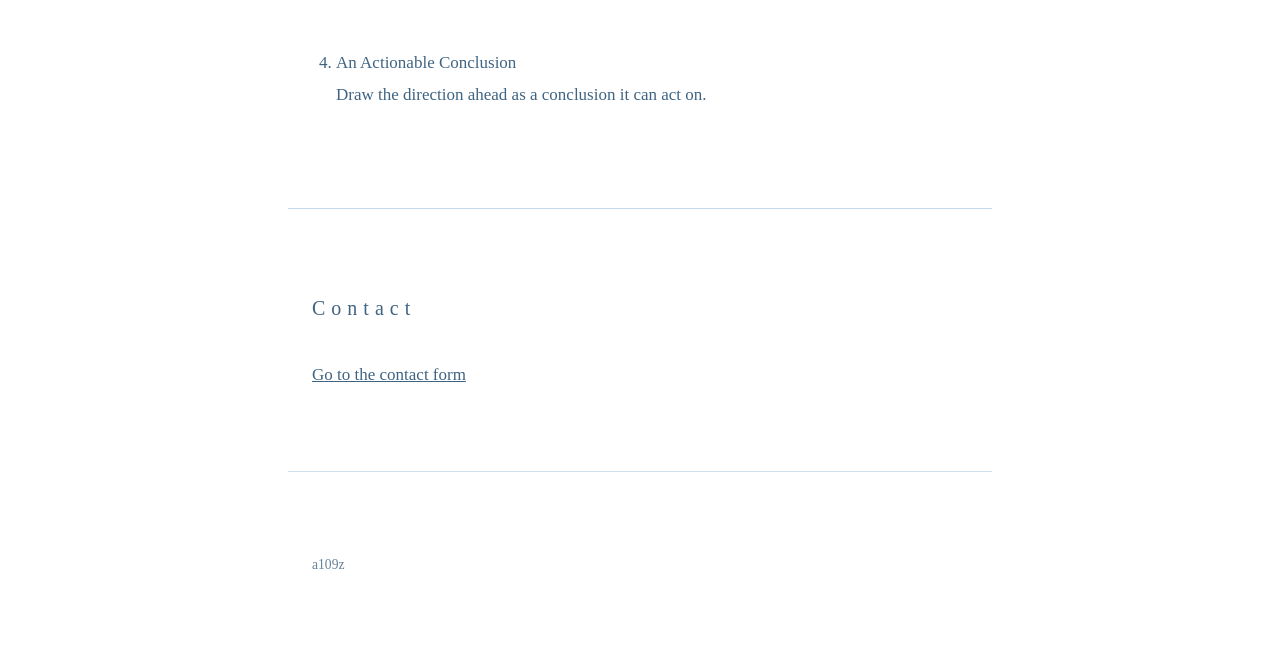
<file: en/corporate.html>
<!doctype html>
<html lang="en">
<head>
  <meta charset="utf-8">
  <meta name="viewport" content="width=device-width, initial-scale=1">
  <title>Corporate Philosophy · a109z</title>
  <meta name="description" content="Ask for the core values and core competency. Through rigorous reflection, draw a conclusion that can be acted on.">
  <link rel="stylesheet" href="../style.css">
</head>
<body>
  <header>
    <a class="mark" href="./">a109z</a>
    <div>
      <nav style="display:inline">
        <a href="./#service">Service</a>
        <a href="./#contact">Contact</a>
      </nav>
      <span class="lang"><a href="../corporate.html">KO</a></span>
    </div>
  </header>

  <section class="hero page" id="top">
    <h1>Corporate Philosophy</h1>
    <p class="premise">The corporation is an entity, and a subject (organic agent) that decides and evolves for itself.</p>
    <p>What journey? What destination? Ask, through rigorous reflection.</p>
  </section>

  <section id="thesis">
    <h2><span class="tag">See it all</span> See the entity</h2>
    <ol class="steps">
      <li>
        <h3>Core Values</h3>
        <p>What core values has the corporation pursued?</p>
      </li>
      <li>
        <h3>Core Competency</h3>
        <p>What is the core competency of the corporation?</p>
      </li>
    </ol>
  </section>

  <section id="antithesis">
    <h2><span class="tag">Ask, and ask again</span> The subject asks</h2>
    <ol class="steps" start="3">
      <li>
        <h3>Rigorous Reflection</h3>
        <p>Ask about the road behind. What journey will it take? What destination?</p>
      </li>
    </ol>
  </section>

  <section id="synthesis">
    <h2><span class="tag">Change</span> It evolves for itself</h2>
    <ol class="steps" start="4">
      <li>
        <h3>An Actionable Conclusion</h3>
        <p>Draw the direction ahead as a conclusion it can act on.</p>
      </li>
    </ol>
  </section>

  <section id="contact">
    <h2>Contact</h2>
    <p><a href="./#contact">Go to the contact form</a></p>
  </section>

  <footer>a109z</footer>
</body>
</html>
</file>
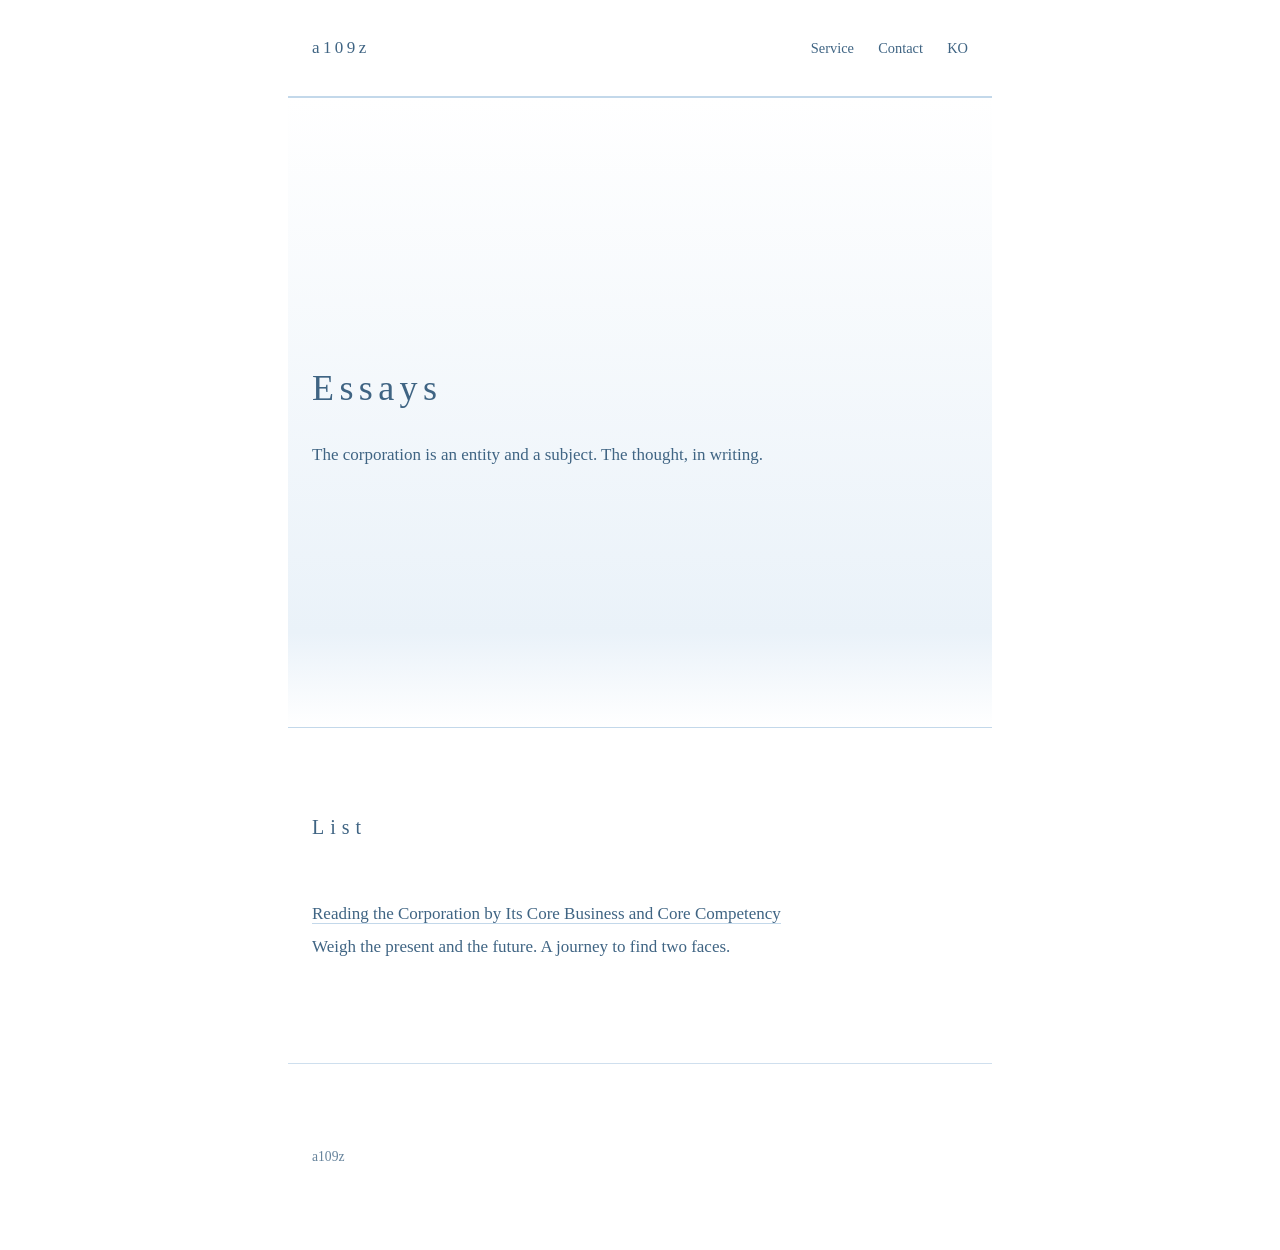
<file: en/essay.html>
<!doctype html>
<html lang="en">
<head>
  <meta charset="utf-8">
  <meta name="viewport" content="width=device-width, initial-scale=1">
  <title>Essays · a109z</title>
  <meta name="description" content="Essays on the corporation and philosophy.">
  <link rel="stylesheet" href="../style.css">
</head>
<body>
  <header>
    <a class="mark" href="./">a109z</a>
    <div>
      <nav style="display:inline">
        <a href="./#service">Service</a>
        <a href="./#contact">Contact</a>
      </nav>
      <span class="lang"><a href="../essay.html">KO</a></span>
    </div>
  </header>

  <section class="hero page" id="top">
    <h1>Essays</h1>
    <p>The corporation is an entity and a subject. The thought, in writing.</p>
  </section>

  <section id="list">
    <h2>List</h2>
    <ul class="list">
      <li><h3><a href="essay/01.html">Reading the Corporation by Its Core Business and Core Competency</a></h3><p>Weigh the present and the future. A journey to find two faces.</p></li>
    </ul>
  </section>

  <footer>a109z</footer>
</body>
</html>
</file>
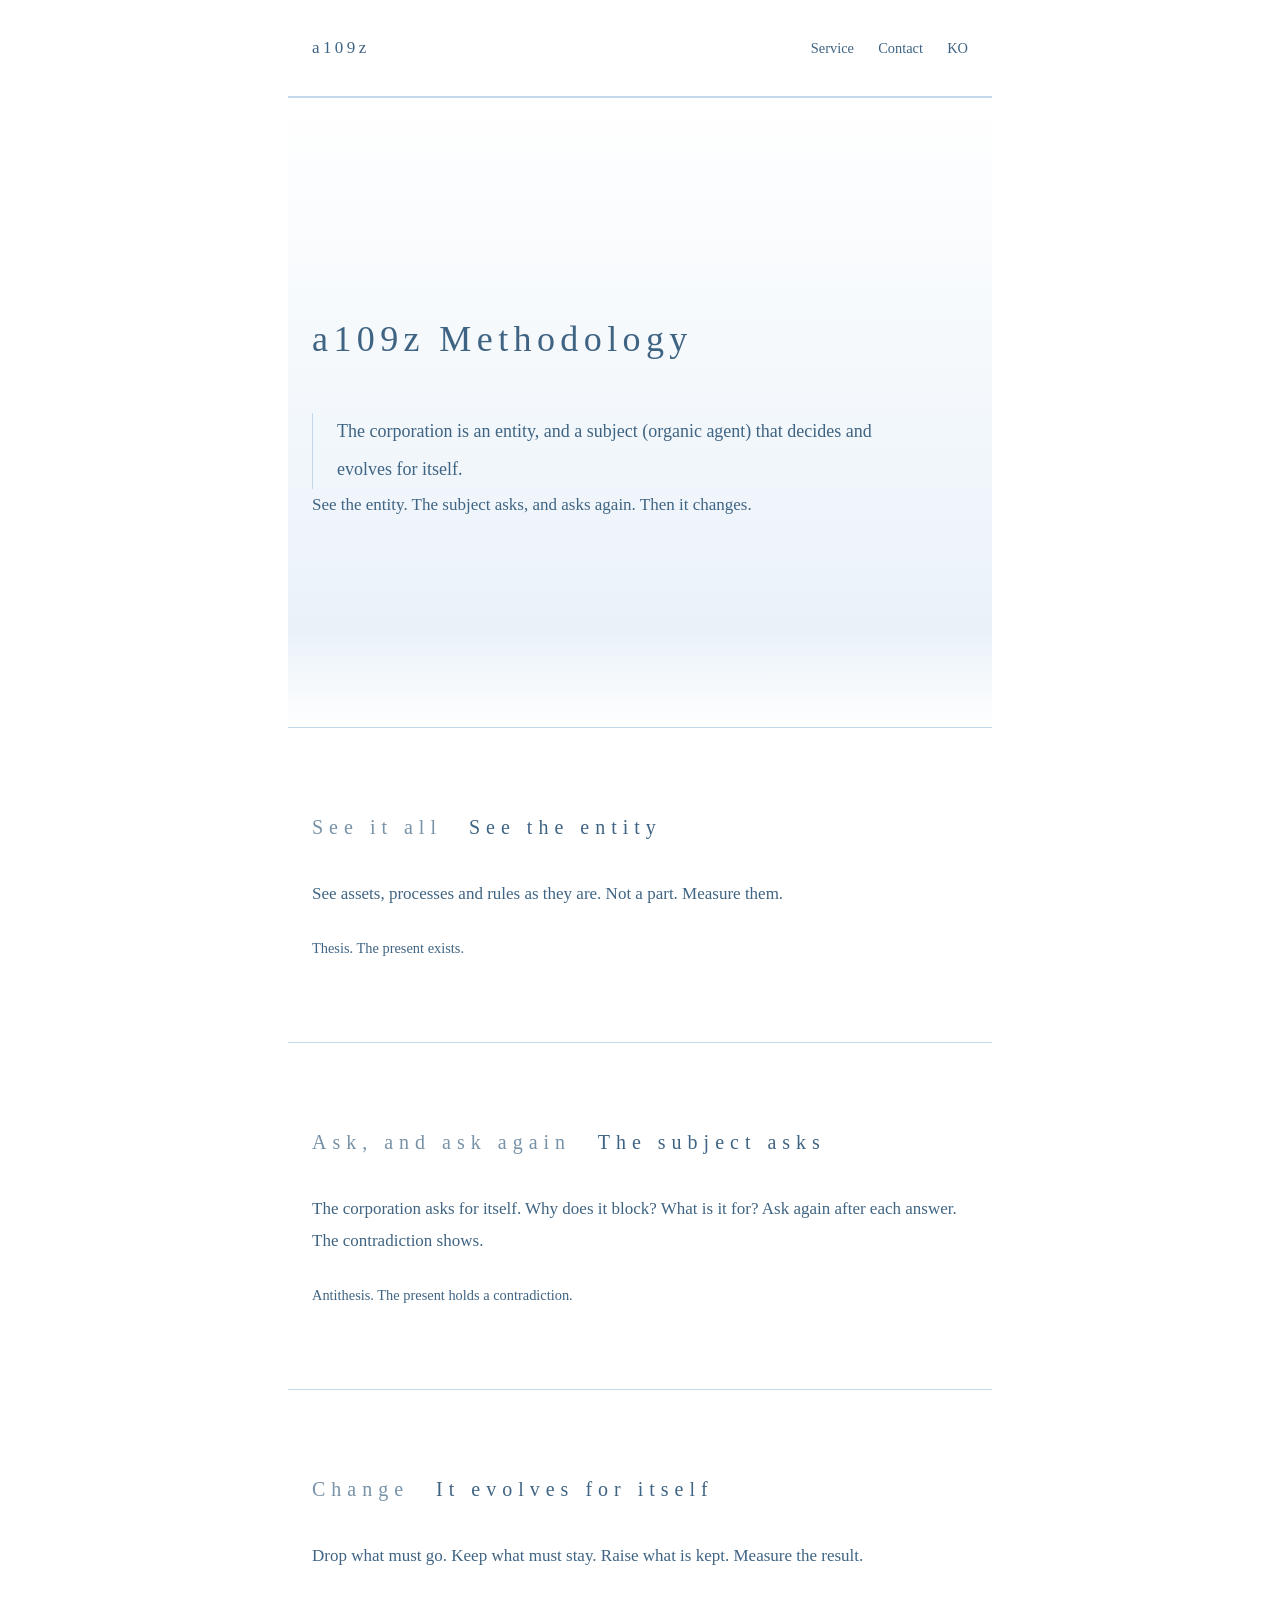
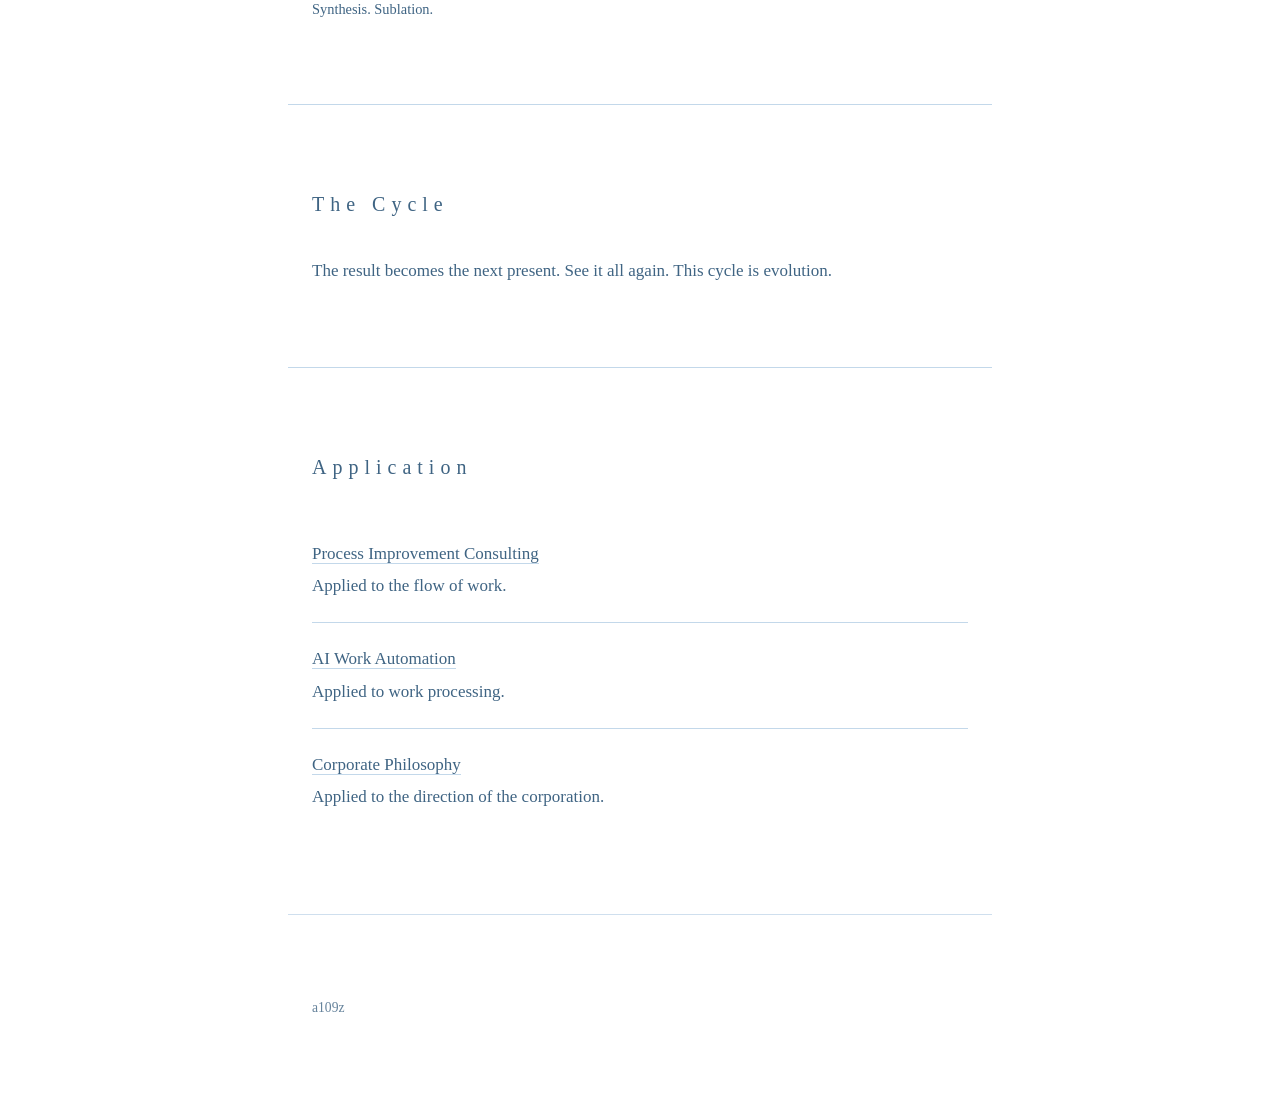
<file: en/method.html>
<!doctype html>
<html lang="en">
<head>
  <meta charset="utf-8">
  <meta name="viewport" content="width=device-width, initial-scale=1">
  <title>a109z Methodology · a109z</title>
  <meta name="description" content="See it all. Ask, and ask again. Change. The corporation is an entity and a subject.">
  <link rel="stylesheet" href="../style.css">
</head>
<body>
  <header>
    <a class="mark" href="./">a109z</a>
    <div>
      <nav style="display:inline">
        <a href="./#service">Service</a>
        <a href="./#contact">Contact</a>
      </nav>
      <span class="lang"><a href="../method.html">KO</a></span>
    </div>
  </header>

  <section class="hero page" id="top">
    <h1>a109z Methodology</h1>
    <p class="premise">The corporation is an entity, and a subject (organic agent) that decides and evolves for itself.</p>
    <p>See the entity. The subject asks, and asks again. Then it changes.</p>
  </section>

  <section id="thesis">
    <h2><span class="tag">See it all</span> See the entity</h2>
    <p>See assets, processes and rules as they are. Not a part. Measure them.</p>
    <p class="note">Thesis. The present exists.</p>
  </section>

  <section id="antithesis">
    <h2><span class="tag">Ask, and ask again</span> The subject asks</h2>
    <p>The corporation asks for itself. Why does it block? What is it for? Ask again after each answer. The contradiction shows.</p>
    <p class="note">Antithesis. The present holds a contradiction.</p>
  </section>

  <section id="synthesis">
    <h2><span class="tag">Change</span> It evolves for itself</h2>
    <p>Drop what must go. Keep what must stay. Raise what is kept. Measure the result.</p>
    <p class="note">Synthesis. Sublation.</p>
  </section>

  <section id="loop">
    <h2>The Cycle</h2>
    <p>The result becomes the next present. See it all again. This cycle is evolution.</p>
  </section>

  <section id="apply">
    <h2>Application</h2>
    <ul class="list">
      <li><h3><a href="process.html">Process Improvement Consulting</a></h3><p>Applied to the flow of work.</p></li>
      <li><h3><a href="automation.html">AI Work Automation</a></h3><p>Applied to work processing.</p></li>
      <li><h3><a href="corporate.html">Corporate Philosophy</a></h3><p>Applied to the direction of the corporation.</p></li>
    </ul>
  </section>

  <footer>a109z</footer>
</body>
</html>
</file>
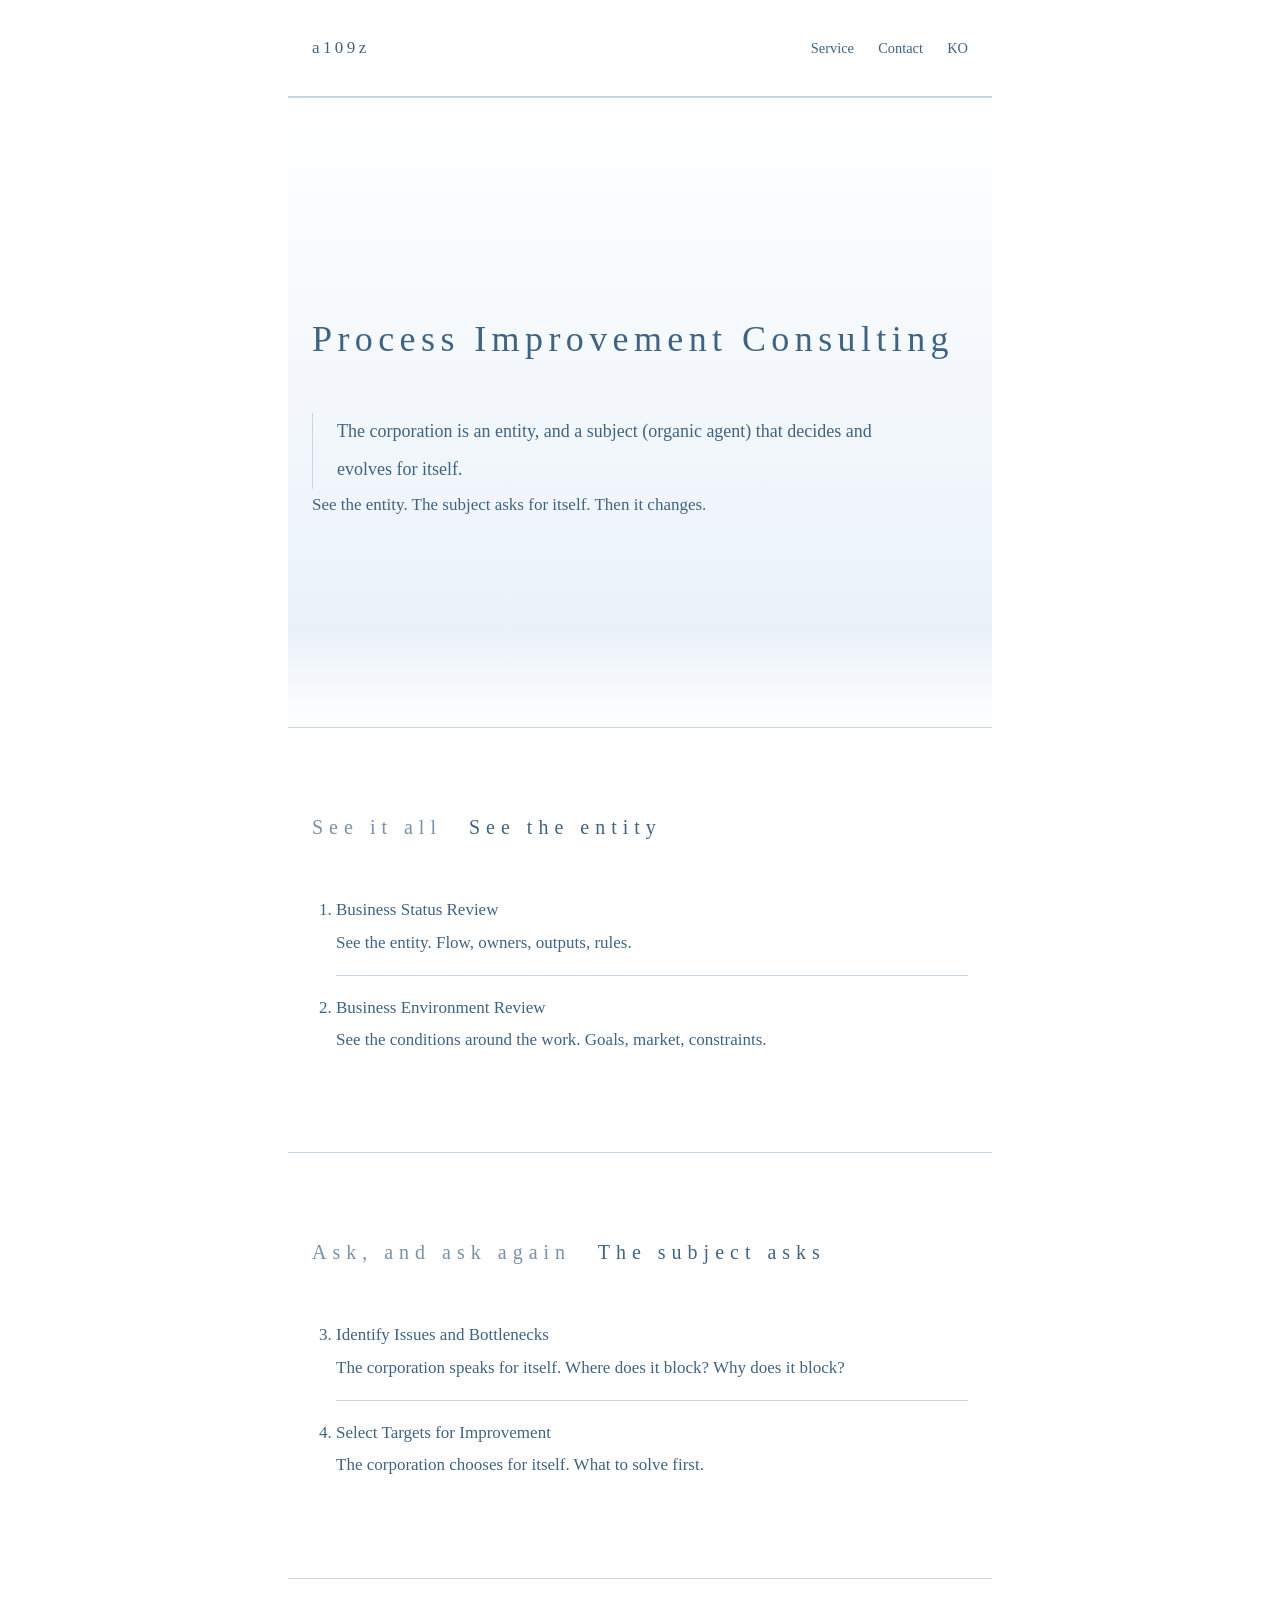
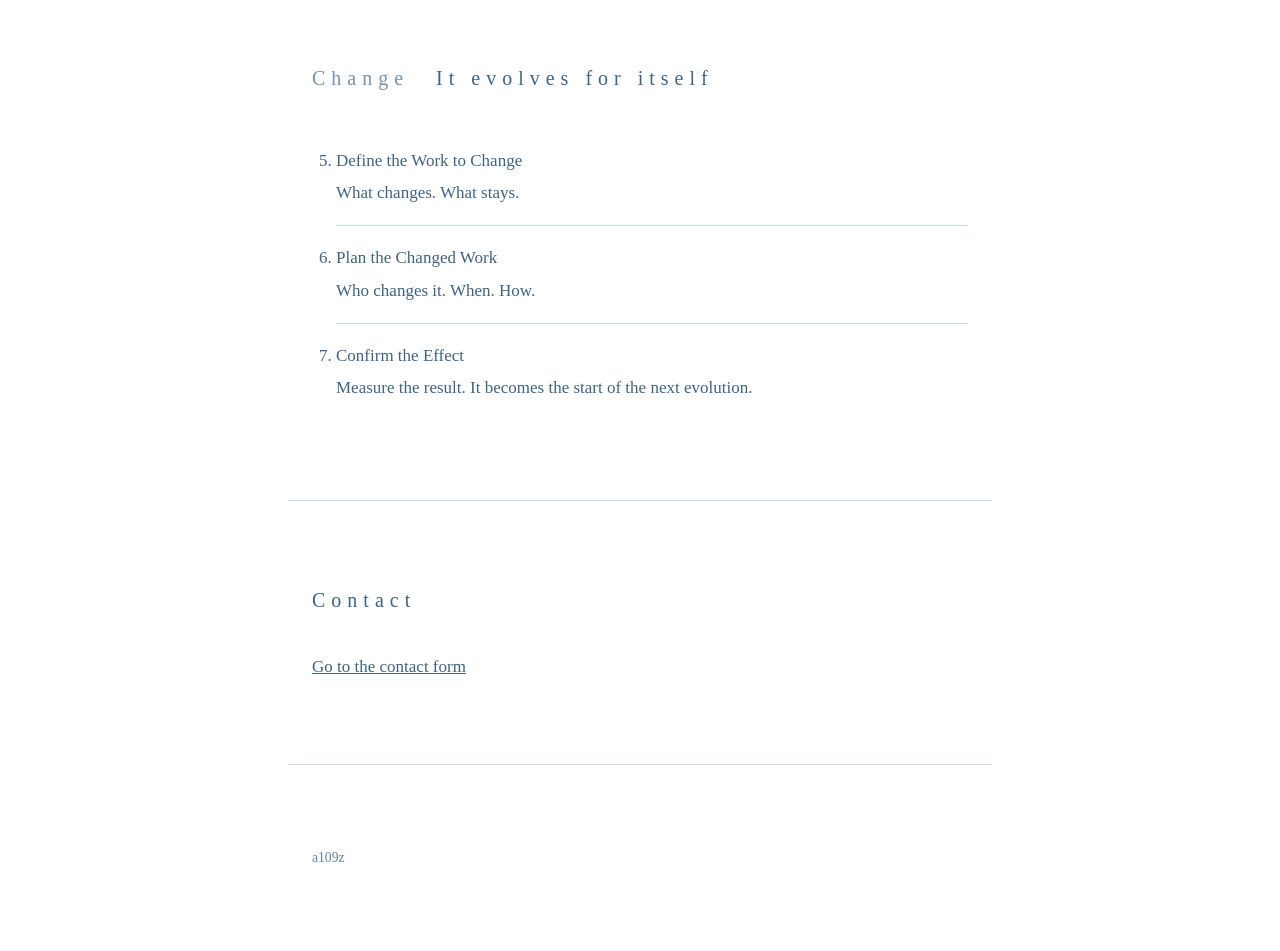
<file: en/process.html>
<!doctype html>
<html lang="en">
<head>
  <meta charset="utf-8">
  <meta name="viewport" content="width=device-width, initial-scale=1">
  <title>Process Improvement Consulting · a109z</title>
  <meta name="description" content="See the present. Find the block. Change the work and confirm the effect.">
  <link rel="stylesheet" href="../style.css">
</head>
<body>
  <header>
    <a class="mark" href="./">a109z</a>
    <div>
      <nav style="display:inline">
        <a href="./#service">Service</a>
        <a href="./#contact">Contact</a>
      </nav>
      <span class="lang"><a href="../process.html">KO</a></span>
    </div>
  </header>

  <section class="hero page" id="top">
    <h1>Process Improvement Consulting</h1>
    <p class="premise">The corporation is an entity, and a subject (organic agent) that decides and evolves for itself.</p>
    <p>See the entity. The subject asks for itself. Then it changes.</p>
  </section>

  <section id="thesis">
    <h2><span class="tag">See it all</span> See the entity</h2>
    <ol class="steps">
      <li>
        <h3>Business Status Review</h3>
        <p>See the entity. Flow, owners, outputs, rules.</p>
      </li>
      <li>
        <h3>Business Environment Review</h3>
        <p>See the conditions around the work. Goals, market, constraints.</p>
      </li>
    </ol>
  </section>

  <section id="antithesis">
    <h2><span class="tag">Ask, and ask again</span> The subject asks</h2>
    <ol class="steps" start="3">
      <li>
        <h3>Identify Issues and Bottlenecks</h3>
        <p>The corporation speaks for itself. Where does it block? Why does it block?</p>
      </li>
      <li>
        <h3>Select Targets for Improvement</h3>
        <p>The corporation chooses for itself. What to solve first.</p>
      </li>
    </ol>
  </section>

  <section id="synthesis">
    <h2><span class="tag">Change</span> It evolves for itself</h2>
    <ol class="steps" start="5">
      <li>
        <h3>Define the Work to Change</h3>
        <p>What changes. What stays.</p>
      </li>
      <li>
        <h3>Plan the Changed Work</h3>
        <p>Who changes it. When. How.</p>
      </li>
      <li>
        <h3>Confirm the Effect</h3>
        <p>Measure the result. It becomes the start of the next evolution.</p>
      </li>
    </ol>
  </section>

  <section id="contact">
    <h2>Contact</h2>
    <p><a href="./#contact">Go to the contact form</a></p>
  </section>

  <footer>a109z</footer>
</body>
</html>
</file>
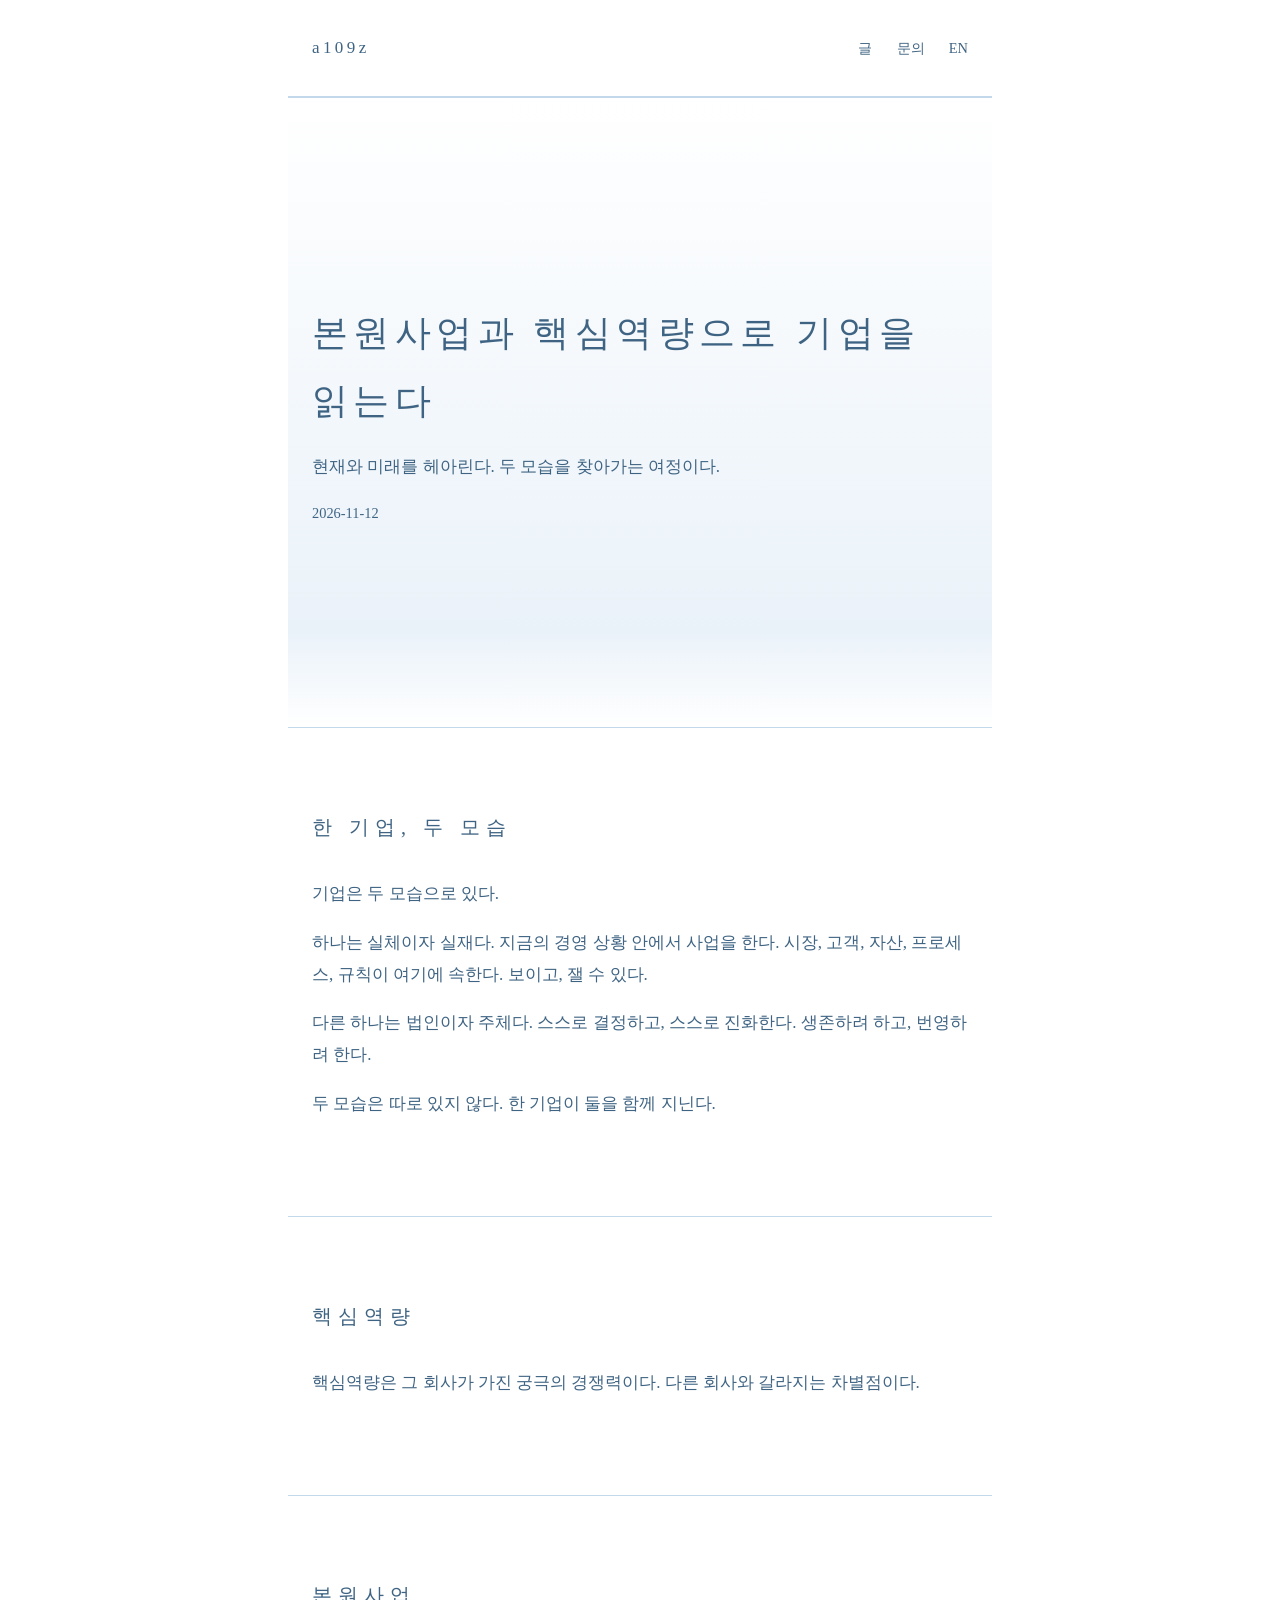
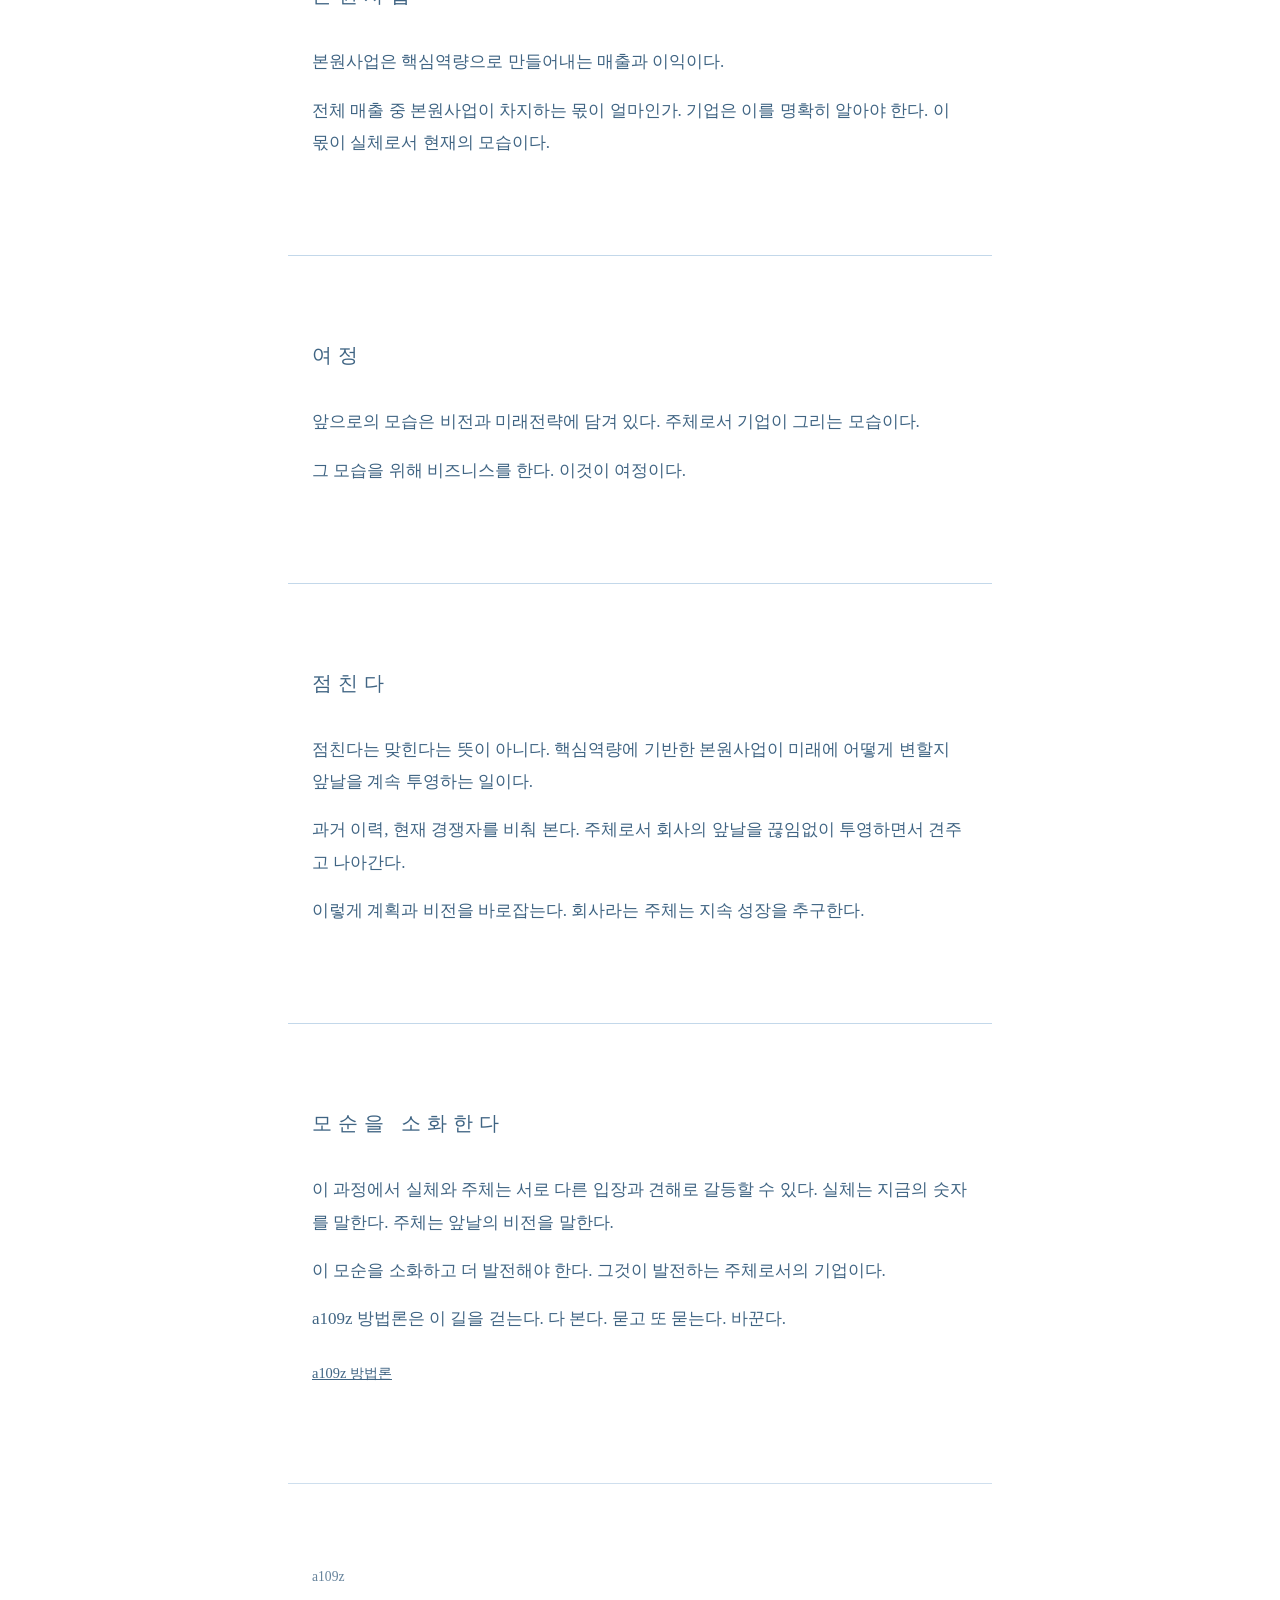
<file: essay/01.html>
<!doctype html>
<html lang="ko">
<head>
  <meta charset="utf-8">
  <meta name="viewport" content="width=device-width, initial-scale=1">
  <title>본원사업과 핵심역량으로 기업을 읽는다 · a109z</title>
  <meta name="description" content="핵심역량과 본원사업으로 기업의 현재와 미래를 헤아린다. 실체와 주체의 모순을 소화하며 성장하는 기업.">
  <link rel="stylesheet" href="../style.css">
</head>
<body>
  <header>
    <a class="mark" href="../">a109z</a>
    <div>
      <nav style="display:inline">
        <a href="../essay.html">글</a>
        <a href="../#contact">문의</a>
      </nav>
      <span class="lang"><a href="../en/essay/01.html">EN</a></span>
    </div>
  </header>

  <section class="hero page" id="top">
    <h1>본원사업과 핵심역량으로 기업을 읽는다</h1>
    <p>현재와 미래를 헤아린다. 두 모습을 찾아가는 여정이다.</p>
    <p class="note">2026-11-12</p>
  </section>

  <section class="essay" id="two">
    <h2>한 기업, 두 모습</h2>
    <p>기업은 두 모습으로 있다.</p>
    <p>하나는 실체이자 실재다. 지금의 경영 상황 안에서 사업을 한다. 시장, 고객, 자산, 프로세스, 규칙이 여기에 속한다. 보이고, 잴 수 있다.</p>
    <p>다른 하나는 법인이자 주체다. 스스로 결정하고, 스스로 진화한다. 생존하려 하고, 번영하려 한다.</p>
    <p>두 모습은 따로 있지 않다. 한 기업이 둘을 함께 지닌다.</p>
  </section>

  <section class="essay" id="core-competency">
    <h2>핵심역량</h2>
    <p>핵심역량은 그 회사가 가진 궁극의 경쟁력이다. 다른 회사와 갈라지는 차별점이다.</p>
  </section>

  <section class="essay" id="core-business">
    <h2>본원사업</h2>
    <p>본원사업은 핵심역량으로 만들어내는 매출과 이익이다.</p>
    <p>전체 매출 중 본원사업이 차지하는 몫이 얼마인가. 기업은 이를 명확히 알아야 한다. 이 몫이 실체로서 현재의 모습이다.</p>
  </section>

  <section class="essay" id="journey">
    <h2>여정</h2>
    <p>앞으로의 모습은 비전과 미래전략에 담겨 있다. 주체로서 기업이 그리는 모습이다.</p>
    <p>그 모습을 위해 비즈니스를 한다. 이것이 여정이다.</p>
  </section>

  <section class="essay" id="divine">
    <h2>점친다</h2>
    <p>점친다는 맞힌다는 뜻이 아니다. 핵심역량에 기반한 본원사업이 미래에 어떻게 변할지 앞날을 계속 투영하는 일이다.</p>
    <p>과거 이력, 현재 경쟁자를 비춰 본다. 주체로서 회사의 앞날을 끊임없이 투영하면서 견주고 나아간다.</p>
    <p>이렇게 계획과 비전을 바로잡는다. 회사라는 주체는 지속 성장을 추구한다.</p>
  </section>

  <section class="essay" id="contradiction">
    <h2>모순을 소화한다</h2>
    <p>이 과정에서 실체와 주체는 서로 다른 입장과 견해로 갈등할 수 있다. 실체는 지금의 숫자를 말한다. 주체는 앞날의 비전을 말한다.</p>
    <p>이 모순을 소화하고 더 발전해야 한다. 그것이 발전하는 주체로서의 기업이다.</p>
    <p>a109z 방법론은 이 길을 걷는다. 다 본다. 묻고 또 묻는다. 바꾼다.</p>
    <p class="note"><a href="../method.html">a109z 방법론</a></p>
  </section>

  <footer>a109z</footer>
</body>
</html>
</file>
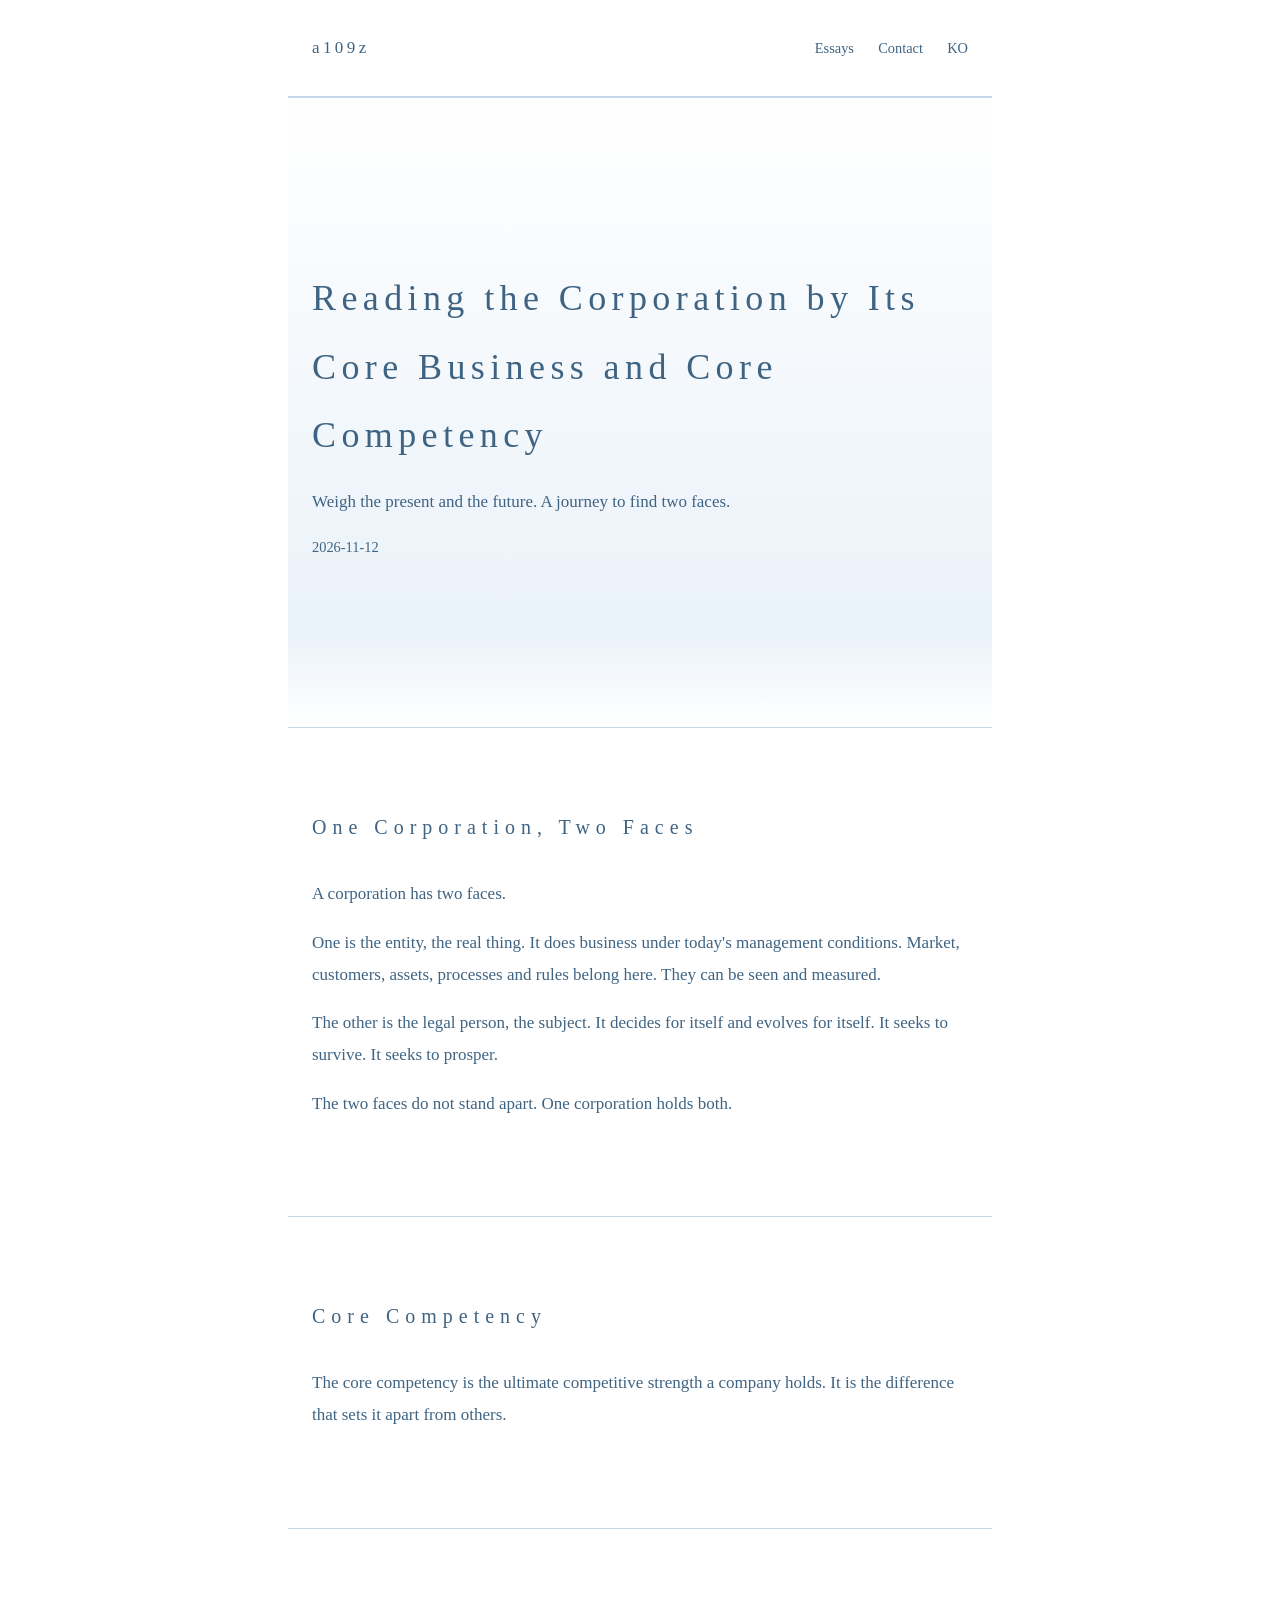
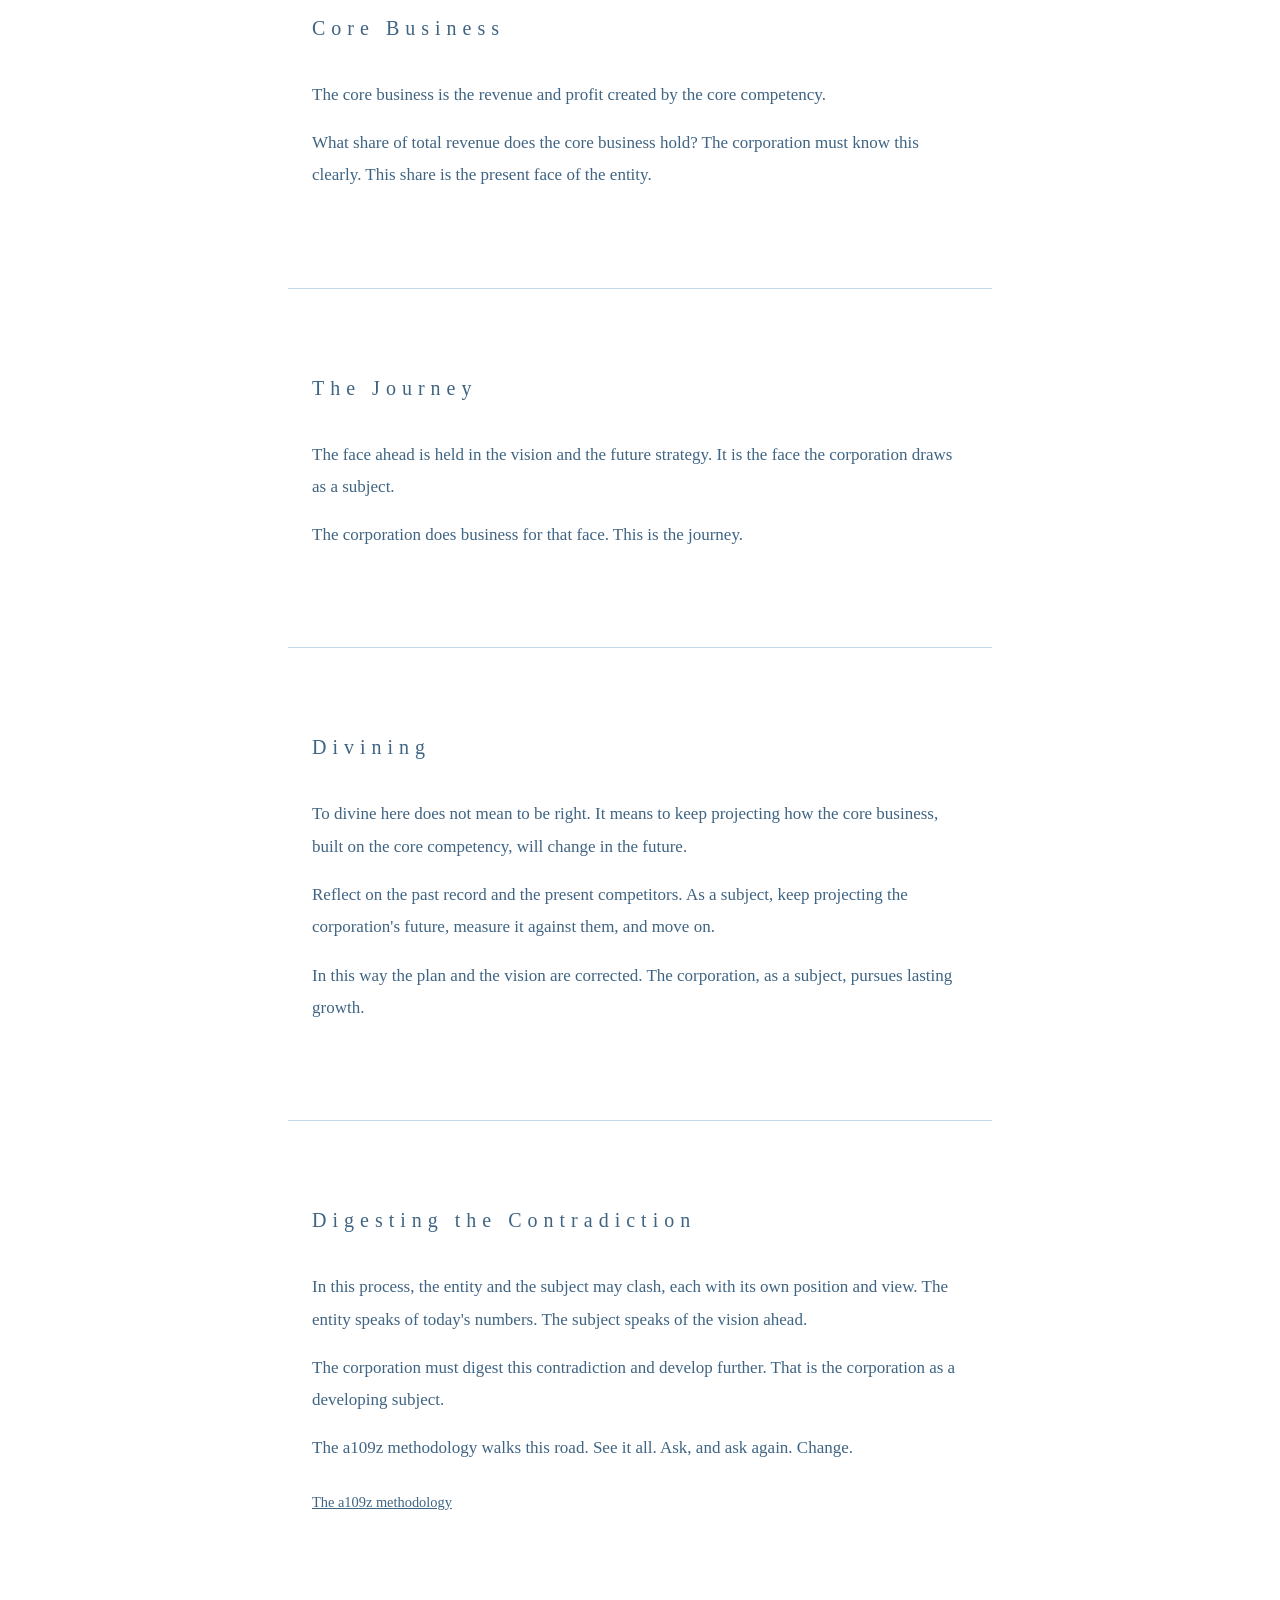
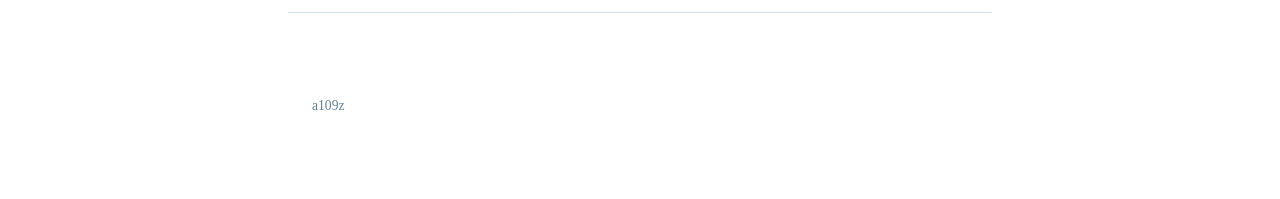
<file: en/essay/01.html>
<!doctype html>
<html lang="en">
<head>
  <meta charset="utf-8">
  <meta name="viewport" content="width=device-width, initial-scale=1">
  <title>Reading the Corporation by Its Core Business and Core Competency · a109z</title>
  <meta name="description" content="Weighing the present and future of a corporation through its core competency and core business. A corporation that digests the contradiction between entity and subject, and grows.">
  <link rel="stylesheet" href="../../style.css">
</head>
<body>
  <header>
    <a class="mark" href="../">a109z</a>
    <div>
      <nav style="display:inline">
        <a href="../essay.html">Essays</a>
        <a href="../#contact">Contact</a>
      </nav>
      <span class="lang"><a href="../../essay/01.html">KO</a></span>
    </div>
  </header>

  <section class="hero page" id="top">
    <h1>Reading the Corporation by Its Core Business and Core Competency</h1>
    <p>Weigh the present and the future. A journey to find two faces.</p>
    <p class="note">2026-11-12</p>
  </section>

  <section class="essay" id="two">
    <h2>One Corporation, Two Faces</h2>
    <p>A corporation has two faces.</p>
    <p>One is the entity, the real thing. It does business under today's management conditions. Market, customers, assets, processes and rules belong here. They can be seen and measured.</p>
    <p>The other is the legal person, the subject. It decides for itself and evolves for itself. It seeks to survive. It seeks to prosper.</p>
    <p>The two faces do not stand apart. One corporation holds both.</p>
  </section>

  <section class="essay" id="core-competency">
    <h2>Core Competency</h2>
    <p>The core competency is the ultimate competitive strength a company holds. It is the difference that sets it apart from others.</p>
  </section>

  <section class="essay" id="core-business">
    <h2>Core Business</h2>
    <p>The core business is the revenue and profit created by the core competency.</p>
    <p>What share of total revenue does the core business hold? The corporation must know this clearly. This share is the present face of the entity.</p>
  </section>

  <section class="essay" id="journey">
    <h2>The Journey</h2>
    <p>The face ahead is held in the vision and the future strategy. It is the face the corporation draws as a subject.</p>
    <p>The corporation does business for that face. This is the journey.</p>
  </section>

  <section class="essay" id="divine">
    <h2>Divining</h2>
    <p>To divine here does not mean to be right. It means to keep projecting how the core business, built on the core competency, will change in the future.</p>
    <p>Reflect on the past record and the present competitors. As a subject, keep projecting the corporation's future, measure it against them, and move on.</p>
    <p>In this way the plan and the vision are corrected. The corporation, as a subject, pursues lasting growth.</p>
  </section>

  <section class="essay" id="contradiction">
    <h2>Digesting the Contradiction</h2>
    <p>In this process, the entity and the subject may clash, each with its own position and view. The entity speaks of today's numbers. The subject speaks of the vision ahead.</p>
    <p>The corporation must digest this contradiction and develop further. That is the corporation as a developing subject.</p>
    <p>The a109z methodology walks this road. See it all. Ask, and ask again. Change.</p>
    <p class="note"><a href="../method.html">The a109z methodology</a></p>
  </section>

  <footer>a109z</footer>
</body>
</html>
</file>
<file: style.css>
:root {
  --paper: #ffffff;
  --wash: #eaf2f9;
  --line: #c3d8ea;
  --ink: #3f6483;
}

* { box-sizing: border-box; margin: 0; padding: 0; }

html { scroll-behavior: smooth; }

body {
  background: var(--paper);
  color: var(--ink);
  font-family: "Noto Serif KR", "Nanum Myeongjo", "Batang", Georgia, serif;
  line-height: 1.9;
  font-size: 1.0625rem;
}

header, section, footer {
  max-width: 44rem;
  margin: 0 auto;
  padding: 5rem 1.5rem;
}

header {
  display: flex;
  justify-content: space-between;
  align-items: baseline;
  padding-top: 2rem;
  padding-bottom: 2rem;
  border-bottom: 1px solid var(--line);
}

header .mark { letter-spacing: 0.2em; }
nav a, .lang a { color: var(--ink); text-decoration: none; margin-left: 1.25rem; font-size: 0.9rem; }
nav a:hover, .lang a:hover { border-bottom: 1px solid var(--ink); }

h1 { font-size: 3rem; font-weight: 400; letter-spacing: 0.15em; margin-bottom: 1rem; }
h2 { font-size: 1.25rem; font-weight: 400; letter-spacing: 0.3em; margin-bottom: 2rem; }
h3 { font-size: 1.0625rem; font-weight: 400; }

.hero {
  min-height: 70vh;
  display: flex;
  flex-direction: column;
  justify-content: center;
  background: linear-gradient(to bottom, var(--paper), var(--wash) 85%, var(--paper));
}

section { border-top: 1px solid var(--line); }

.list { list-style: none; }
.list li { padding: 1.25rem 0; border-bottom: 1px solid var(--line); }
.list li:last-child { border-bottom: 0; }
.list .tag { display: inline-block; min-width: 3rem; opacity: 0.7; }

header a.mark { color: var(--ink); text-decoration: none; }
h3 a { color: var(--ink); text-decoration: none; border-bottom: 1px solid var(--line); }
h3 a:hover { border-bottom-color: var(--ink); }
.page h1 { font-size: 2.25rem; }
.tagline { font-size: 1.5rem; letter-spacing: 0.04em; line-height: 1.8; max-width: 36rem; }
html[lang="ko"] .tagline { font-size: 1.25rem; letter-spacing: 0; max-width: none; white-space: nowrap; }
.premise { font-size: 1.375rem; line-height: 2.1; max-width: 36rem; margin-top: 1.5rem; padding-left: 1.5rem; border-left: 1px solid var(--line); }
.page .premise { font-size: 1.125rem; }
.pair .tag { min-width: 4.5rem; }
#method .tag { min-width: 9.5rem; margin-right: 0.5rem; }
h2 .tag { margin-right: 1rem; opacity: 0.7; }
.essay p { margin-bottom: 1rem; }
.hero .note { margin-top: 1rem; }
.steps { padding-left: 1.5rem; }
.steps li { padding: 1rem 0; border-bottom: 1px solid var(--line); }
.steps li:last-child { border-bottom: 0; }
#contact a { color: var(--ink); }

blockquote { border-left: 1px solid var(--line); padding-left: 1.5rem; }
blockquote p { margin-bottom: 1rem; }
cite { display: block; font-size: 0.85rem; opacity: 0.7; font-style: normal; }

form { display: grid; gap: 1.25rem; }
label { display: grid; gap: 0.4rem; font-size: 0.9rem; }
input, textarea {
  font: inherit; color: var(--ink); background: var(--paper);
  border: 1px solid var(--line); padding: 0.6rem 0.75rem; border-radius: 0;
}
input:focus, textarea:focus { outline: 0; background: var(--wash); }
button {
  font: inherit; color: var(--ink); background: var(--wash);
  border: 1px solid var(--line); padding: 0.6rem 1.5rem; cursor: pointer; justify-self: start;
}
button:hover { background: var(--line); }
.note { margin-top: 1.5rem; font-size: 0.9rem; }
.note a { color: var(--ink); }

footer { border-top: 1px solid var(--line); font-size: 0.85rem; opacity: 0.8; }

@media (max-width: 40rem) {
  h1 { font-size: 2.25rem; }
  .premise { font-size: 1.125rem; }
  html[lang="ko"] .tagline { font-size: 1.0625rem; white-space: normal; }
  #method .tag { display: block; min-width: 0; margin-right: 0; }
  h2 .tag { display: block; margin: 0 0 0.25rem; }
  section { padding: 3.5rem 1.25rem; }
}
</file>
